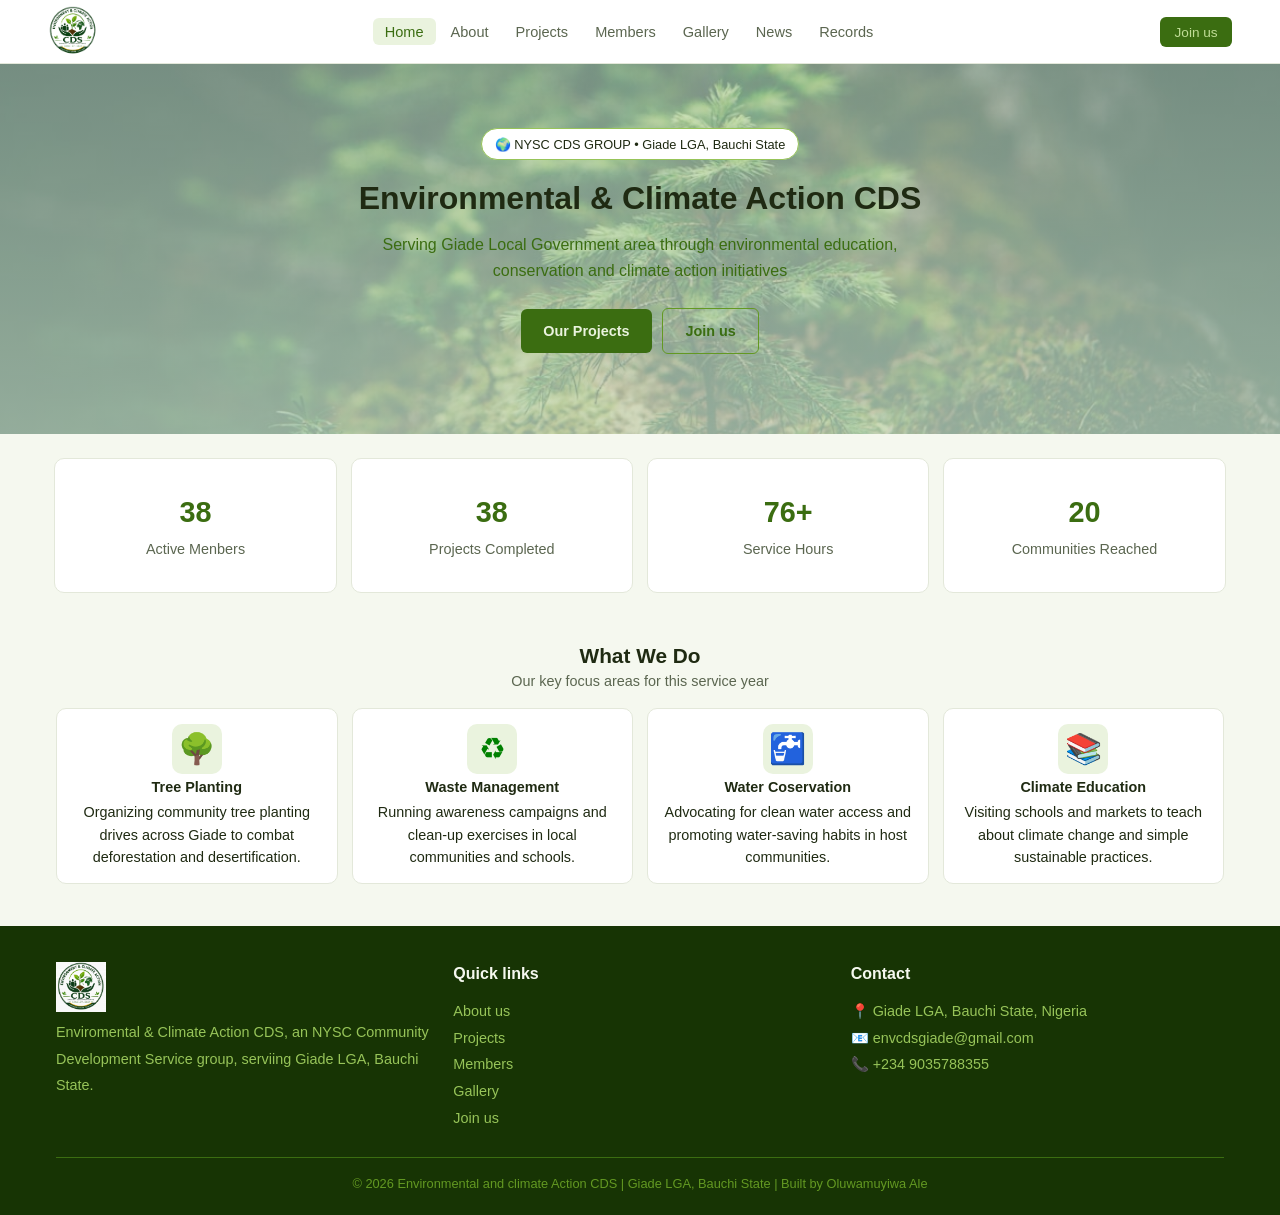
<file: index.html>
<!DOCTYPE html>
<html lang="en">
<head>
    <meta charset="UTF-8">
    <meta name="viewport" content="width=device-width, initial-scale=1.0">
    <meta name="description" content="Official website of the Environmental CDS Group, Giade LGA, Bauchi State. Discover our environmental projects, community service activities, news, members, gallery, and records.">

    <meta property="og:title" content="Environmental CDS Giade | Official Website">
    <meta property="og:description" content="Official website of the Environmental CDS Group, Giade LGA. Explore our projects, members, news, records, and gallery.">
    <meta property="og:image" content="https://env-cds-giade.vercel.app/IMAGES/Logo1.JPG">
    <meta property="og:url" content="https://env-cds-giade.vercel.app/">
    <meta property="og:type" content="website">
    <meta property="og:site_name" content="Environmental CDS Giade">
    <meta property="og:locale" content="en_NG">

    <meta name="twitter:card" content="summary_large_image">
    <meta name="twitter:title" content="Environmental CDS Giade | Official Website">
    <meta name="twitter:description" content="Official website of the Environmental CDS Group, Giade LGA.">
    <meta property="og:image" content="https://env-cds-giade.vercel.app/IMAGES/Logo1.JPG">
    
    <link rel="shortcut icon" href="IMAGES/Logo1.jpg" type="image/x-icon">
    <link rel="stylesheet" href="https://cdnjs.cloudflare.com/ajax/libs/font-awesome/6.4.2/css/all.min.css" integrity="sha512-z3gLpd7yknf1YoNbCzqRKc4qyor8gaKU1qmn+CShxbuBusANI9QpRohGBreCFkKxLhei6S9CQXFEbbKuqLg0DA==" crossorigin="anonymous" referrerpolicy="no-referrer" />
    
    <link rel="stylesheet" href="CSS/header.css">
    <link rel="stylesheet" href="CSS/general.css">
    <link rel="stylesheet" href="CSS/home.css">
    <link rel="stylesheet" href="CSS/footer.css">
    <title>Environmental CDS Giade | Official Website</title>
   
</head>
<body>
    <header>
        <nav class="navbar" >
            <img class="logo" src="IMAGES/Logo.png" alt="">

            <ul class="nav-link-flex">
                <li><a class="nav-link active" href="index.html">Home</a></li>
                <li><a class="nav-link" href="about.html">About</a></li>
                <li><a class="nav-link" href="project.html">Projects</a></li>
                <li><a class="nav-link" href="members.html">Members</a></li>
                <li><a class="nav-link" href="gallery.html">Gallery</a></li>
                <li><a class="nav-link" href="news.html">News</a></li>
                <li><a class="nav-link" href="records.html">Records</a></li>
            </ul>
            <div class="join-button">
                <a href="join-us.html">Join us</a>
            </div>

            <div class="toggle-button">
                <i class="fa solid fa-bars"></i>
            </div>
        </nav>

        <ul class=" dropdown-menu">
            <li class="nav-link active"><a href="index.html">Home</a></li>
            <li class="nav-link"><a  href="about.html">About</a></li>
            <li class="nav-link"><a href="project.html">Projects</a></li>
            <li class="nav-link"><a href="members.html">Members</a></li>
            <li class="nav-link"><a href="gallery.html">Gallery</a></li>
            <li class="nav-link"><a href="news.html">News</a></li>
            <li class="nav-link"><a href="records.html">Records</a></li>
        </ul>
    </header>
    <main>
        <!-- HERO -->
        <section class="hero">
            <div class="hero-badge">
               &#127757 NYSC CDS GROUP &#8226 Giade LGA, Bauchi State
            </div>
            <h1>Environmental & Climate Action CDS</h1>
            <p>
                Serving Giade Local Government area through environmental education, conservation and climate action initiatives
            </p>

            <div class="hero-button" >
                <a href="project.html"><button class="project-button">Our Projects</button></a>

                <a href="join-us.html"><button class="hero-join-button">Join us</button></a>
            </div>
        </section>
        <!-- STATISTICS CARD -->
        <section class=" stat-row">
            <div class="stat-card">
                <div class="stat-num" data-target="48">
                    48
                </div>
                <div class="stat-label">
                    Active Menbers
                </div>
            </div>
            <div class="stat-card">
                <div class="stat-num" data-target="50">
                    50
                </div>
                <div class="stat-label">
                    Projects Completed
                </div>
            </div>
            <div class="stat-card">
                <div class="container">
                    <div class="stat-num" data-target="320">
                        320
                    </div>
                 <span class="plus-sign">&#43</span>
                </div>
                
                <div class="stat-label">
                    Service Hours
                </div>
            </div>
            <div class="stat-card">
                <div class="stat-num" data-target="20">
                    20
                </div>
                <div class="stat-label">
                    Communities Reached
                </div>
            </div>
        </section>
        <section class="activity">
            <!-- <p style="font-size: 50px; color: brown;">  </p> -->
             <div class="activity-heading">
                <h2>What We Do</h2>
                <p>Our key focus areas for this service year</p>
             </div>

             <div class="activity-grid">
                <div class="activity-card">
                    <div class="activity-icon">&#127795</div>
                    <h3>Tree Planting</h3>
                    <p>
                        Organizing community tree planting drives across Giade to combat deforestation and desertification.
                    </p>
                </div>
                <div class="activity-card">
                    <div style="color: green;" class="activity-icon">&#9851</div>
                    <h3>Waste Management</h3>
                    <p>
                        Running awareness campaigns and clean-up exercises in local communities and schools.
                    </p>
                </div>
                <div class="activity-card">
                    <div class="activity-icon">&#128688</div>
                    <h3>Water Coservation</h3>
                    <p>
                        Advocating for clean water access and promoting water-saving habits in host communities.
                    </p>
                </div>
                <div class="activity-card">
                    <div class="activity-icon">&#128218</div>
                    <h3>Climate Education</h3>
                    <p>
                        Visiting schools and markets to teach about climate change and simple sustainable practices.
                    </p>
                </div>
             </div>
        </section>
    </main>
    <footer class="site-footer">
        <div class="footer-grid"> 
            <div class="footer-column">
                <img class="logo" src="IMAGES/Logo1.jpg" alt="">
                <p>
                    Enviromental & Climate Action CDS, an NYSC Community Development Service group, serviing Giade LGA, Bauchi State.
                </p>
            </div>
            <div class="footer-column">
                <h4>Quick links</h4>
                <a class="footer-link" href="about.html">About us</a>
                <a class="footer-link" href="project.html">Projects</a>
                <a class="footer-link" href="members.html">Members</a>
                <a class="footer-link" href="gallery.html">Gallery</a>
                <a class="footer-link" href="join-us.html">Join us</a>
            </div>
            <div class="footer-column">
                <h4>Contact</h4>
                <p>
                    &#128205 Giade LGA, Bauchi State, Nigeria
                </p>
                <p>
                    &#x1f4e7 envcdsgiade@gmail.com
                </p>
                <p>
                    &#128222 +234 9035788355
                </p>
            </div>
        </div>

        <div class="footer-bottom">
            <p>
                &copy 2026 Environmental and climate Action CDS | Giade LGA, Bauchi State | Built by Oluwamuyiwa Ale
            </p>
        </div>
    </footer>
    <script src="JS/script.js"></script>
</body>
</html>
</file>
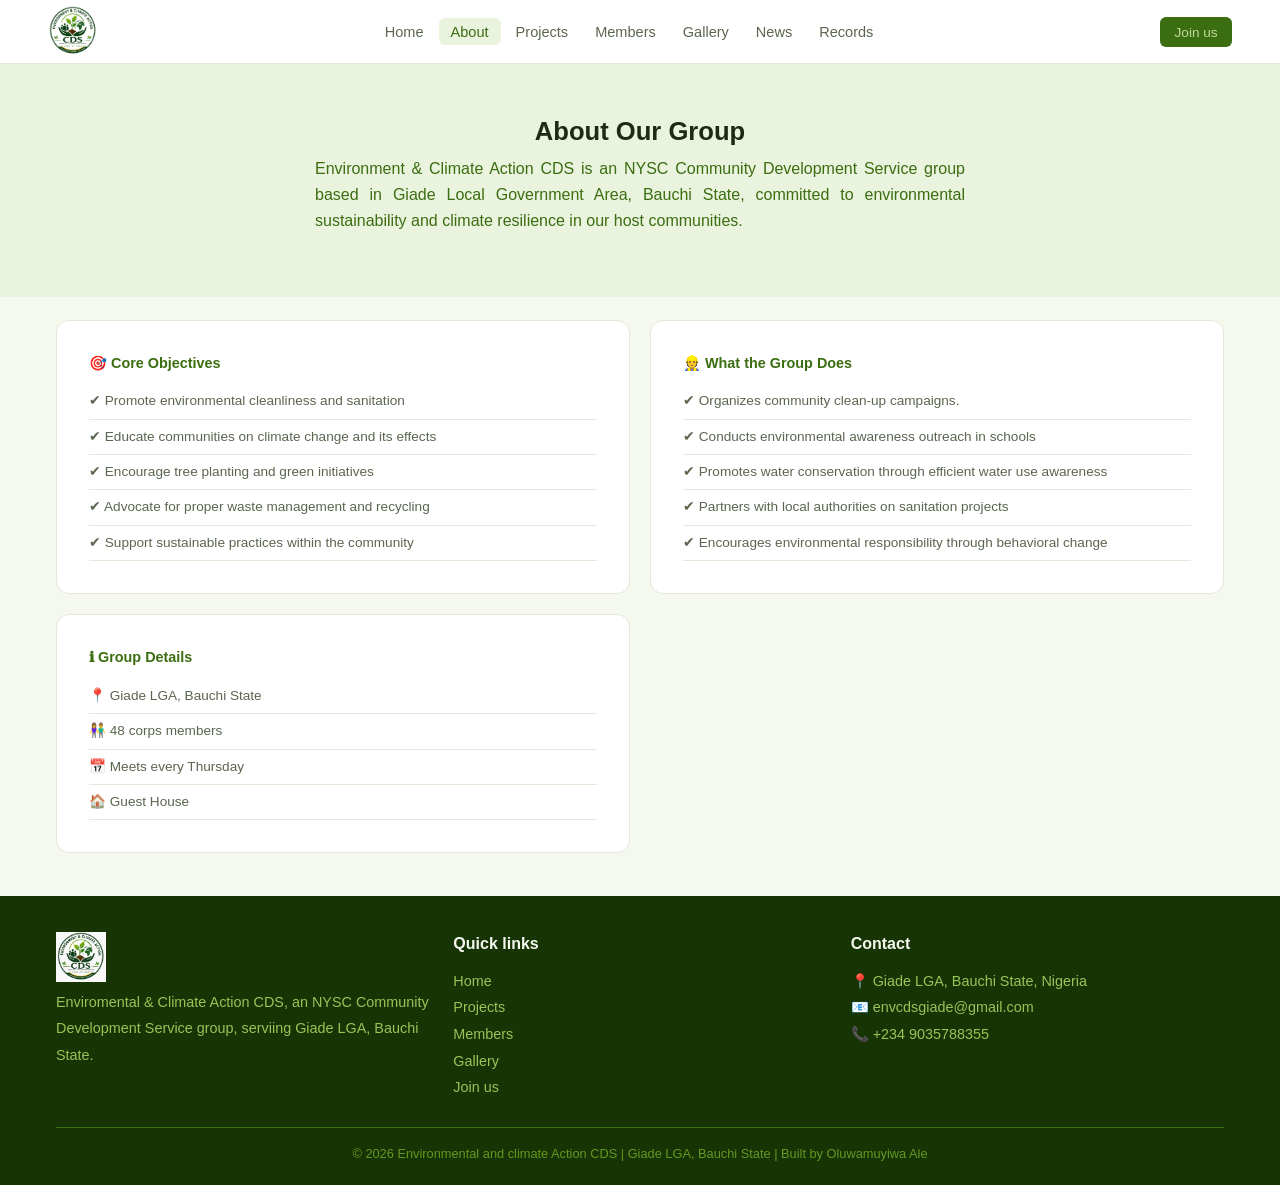
<file: about.html>
<!DOCTYPE html>
<html lang="en">
<head>
    <meta charset="UTF-8">
    <meta name="viewport" content="width=device-width, initial-scale=1.0">
    <meta name="description" content="Learn about the Environmental CDS Group in Giade, our mission, vision, objectives, and commitment to promoting environmental sustainability and community development.">
    <meta property="og:title" content="About Us | Environmental CDS Giade">
    <meta property="og:description" content="Learn about the Environmental CDS Group, Giade, our mission, vision, objectives, and commitment to environmental sustainability and community development.">
    <meta property="og:image" content="https://env-cds-giade.vercel.app/IMAGES/Logo1.JPG">
    <meta property="og:url" content="https://env-cds-giade.vercel.app/about.html">
    <meta property="og:type" content="website">
    <meta property="og:site_name" content="Environmental CDS Giade">
    
    <link rel="shortcut icon" href="IMAGES/Logo1.jpg" type="image/x-icon">
    <link rel="stylesheet" href="https://cdnjs.cloudflare.com/ajax/libs/font-awesome/6.5.0/css/all.min.css">
    <link rel="stylesheet" href="CSS/header.css">
    <link rel="stylesheet" href="CSS/general.css">
    <link rel="stylesheet" href="CSS/footer.css">
    <link rel="stylesheet" href="CSS/about.css">

    <title>About Us | Environmental CDS Giade</title>

   
</head>
<body>
     <header>
        <nav class="navbar">
            <img class="logo" src="IMAGES/Logo.png" alt="">

            <ul class="nav-link-flex">
                <li><a class="nav-link" href="index.html">Home</a></li>
                <li><a class="nav-link active" href="about.html">About</a></li>
                <li><a class="nav-link" href="project.html">Projects</a></li>
                <li><a class="nav-link" href="members.html">Members</a></li>
                <li><a class="nav-link" href="gallery.html">Gallery</a></li>
                <li><a class="nav-link" href="news.html">News</a></li>
                <li><a class="nav-link"  href="records.html">Records</a></li>
            </ul>
            <div class="join-button">
                <a href="join-us.html">Join us</a>
            </div>

            <div class="toggle-button">
                <i class="fa solid fa-bars"></i>
            </div>
        </nav>

        <ul class=" dropdown-menu">
            <li class="nav-link"><a href="index.html">Home</a></li>
            <li class="nav-link active"><a  href="about.html">About</a></li>
            <li class="nav-link"><a href="project.html">Projects</a></li>
            <li class="nav-link"><a href="members.html">Members</a></li>
            <li class="nav-link"><a href="gallery.html">Gallery</a></li>
            <li class="nav-link"><a href="news.html">News</a></li>
            <li class="nav-link"><a href="records.html">Records</a></li>
        </ul>
    </header>
    <main>
        <section class="general-hero">
            <h1>About Our Group</h1>
            <p>
                Environment & Climate Action CDS is an NYSC Community Development Service group based in Giade Local Government Area, Bauchi State, committed to environmental sustainability and climate resilience in our host communities.
            </p>
        </section>

        <section class="info">
            <div class="info-card">
                <h3>&#127919 Core Objectives</h3>
                <ul>
                    <li>
                        &#10004 Promote environmental cleanliness and sanitation
                    </li>
                    <li>
                        &#10004 Educate communities on climate change and its effects
                    </li>
                    <li>
                        &#10004 Encourage tree planting and green initiatives
                    </li>
                    <li>
                        &#10004 Advocate for proper waste management and recycling
                    </li>
                    <li>
                        &#10004 Support sustainable practices within the community
                    </li>
                </ul>
            </div>
            <div class="info-card">
                <h3>&#128119 What the Group Does</h3>
                <ul>
                    <li>
                        &#10004 Organizes community clean-up campaigns.
                    </li>
                    <li>
                        &#10004 Conducts environmental awareness outreach in schools
                    </li>
                    <li>
                        &#10004 Promotes water conservation through efficient water use awareness
                    </li>
                    <li>
                        &#10004 Partners with local authorities on sanitation projects
                    </li>
                    <li>
                        &#10004 Encourages environmental responsibility through behavioral change
                    </li>
                </ul>
            </div>
            <div class="info-card">
                <h3>&#x2139; Group Details</h3>
                <ul>
                    <li>
                        &#128205 Giade LGA, Bauchi State
                    </li>
                    <li>
                        &#128107; 48 corps members
                    </li>
                    <li>
                        &#128197 Meets every Thursday
                    </li>
                    <li>
                        &#127968 Guest House
                    </li>
                </ul>
            </div>
        </section>

        <!-- <section class="team" >
            <h1>Executive Team</h1>
            <p>
                Group leadership for this service year
            </p>
            <div class="team-container">
                <div class="team-card">
                    <img src="../IMAGES/Team1.jpg" alt="">
                    <div class="team-details-container">
                        <div class="team-details">
                            <h4>Oluwamuyiwa Ale</h4>
                            <div class="social-handle">
                                <a href="">
                                    <i class="fa-brands fa-whatsapp"></i>
                                </a>
                                <a href="">
                                    <i class="fa-brands fa-x-twitter"> </i>
                                 </a>
                            </div>
                        </div>
                        <div class="post">
                            President
                        </div>
                    </div>
                </div>

                 <div class="team-card">
                    <img src="../IMAGES/premium_photo-1681140560745-db9be86fa713.jpeg" alt="">
                    <div class="team-details-container">
                        <div class="team-details">
                            <h4>Oluwamuyiwa Ale</h4>
                            <div class="social-handle">
                                <a href="">
                                    <i class="fa-brands fa-whatsapp"></i>
                                </a>
                                <a href="">
                                    <i class="fa-brands fa-x-twitter"> </i>
                                 </a>
                            </div>
                        </div>
                        <div class="post">
                            President
                        </div>
                    </div>
                </div>

                 <div class="team-card">
                    <img src="../IMAGES/premium_photo-1681140560624-dc6ad807f7bc.jpeg" alt="">
                    <div class="team-details-container">
                        <div class="team-details">
                            <h4>Oluwamuyiwa Ale</h4>
                            <div class="social-handle">
                                <a href="">
                                    <i class="fa-brands fa-whatsapp"></i>
                                </a>
                                <a href="">
                                    <i class="fa-brands fa-x-twitter"> </i>
                                 </a>
                            </div>
                        </div>
                        <div class="post">
                            President
                        </div>
                    </div>
                </div>
            </div>
        </section> -->
    </main>      

    <footer class="site-footer">
        <div class="footer-grid"> 
            <div class="footer-column">
                <img class="logo" src="IMAGES/Logo1.jpg" alt="">
                <p>
                    Enviromental & Climate Action CDS, an NYSC Community Development Service group, serviing Giade LGA, Bauchi State.
                </p>
            </div>
            <div class="footer-column">
                <h4>Quick links</h4>
                <a class="footer-link" href="home.html">Home</a>
                <a class="footer-link" href="project.html">Projects</a>
                <a class="footer-link" href="members.html">Members</a>
                <a class="footer-link" href="gallery.html">Gallery</a>
                <a class="footer-link" href="join-us.html">Join us</a>
            </div>
            <div class="footer-column">
                <h4>Contact</h4>
                <p>
                    &#128205 Giade LGA, Bauchi State, Nigeria
                </p>
                <p>
                    &#x1f4e7 envcdsgiade@gmail.com
                </p>
                <p>
                    &#128222 +234 9035788355
                </p>
            </div>
        </div>

        <div class="footer-bottom">
            <p>
                &copy 2026 Environmental and climate Action CDS | Giade LGA, Bauchi State | Built by Oluwamuyiwa Ale
            </p>
        </div>
    </footer>

    <script src="JS/script.js"></script>
</body>
</html>
</file>
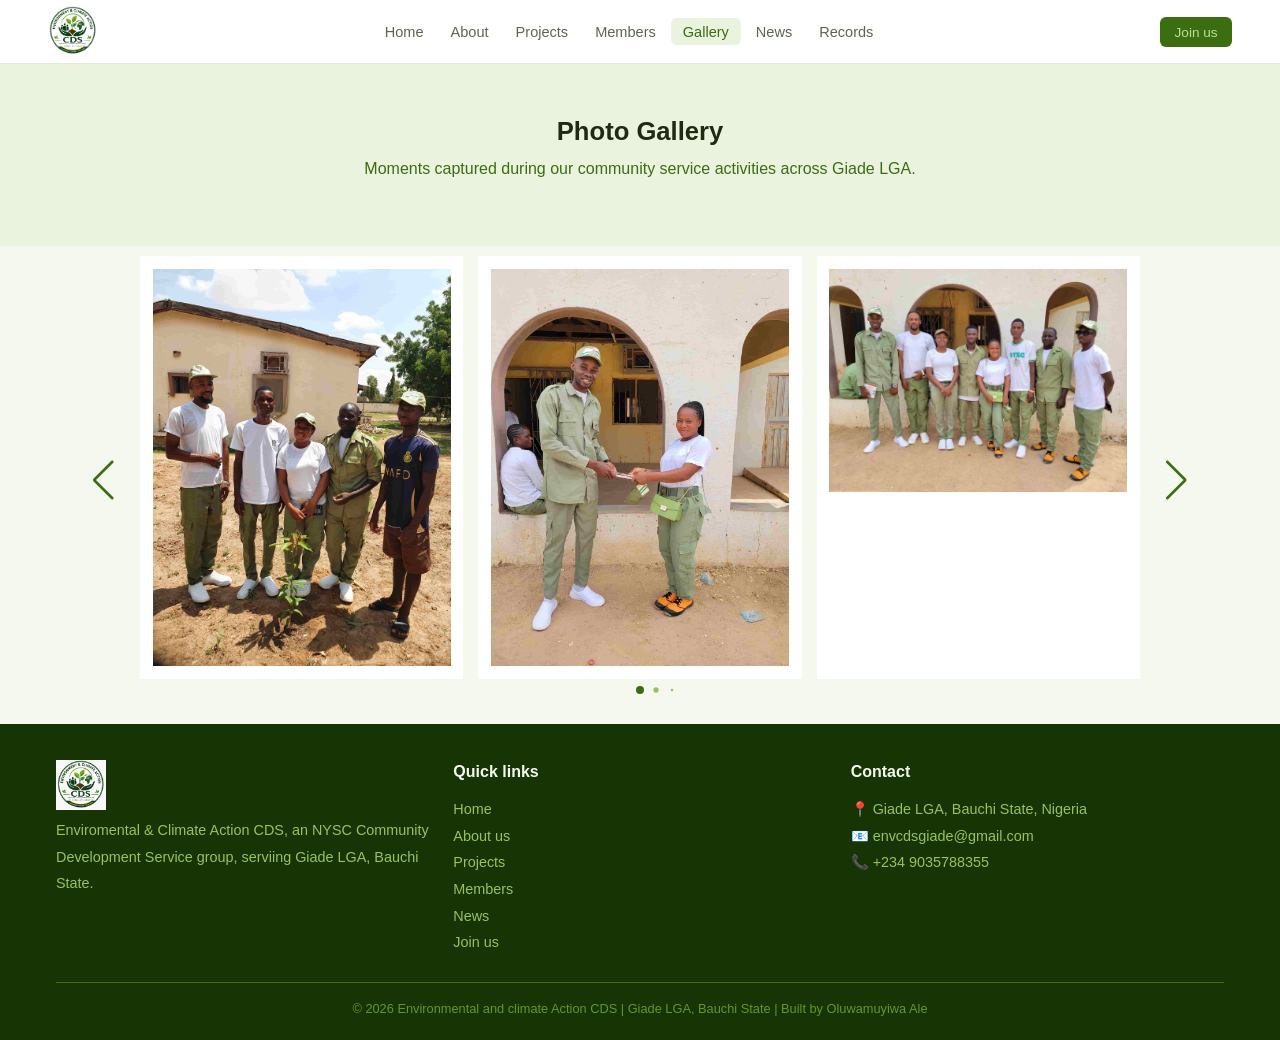
<file: gallery.html>
<!DOCTYPE html>
<html lang="en">
<head>
    <meta charset="UTF-8">
    <meta name="viewport" content="width=device-width, initial-scale=1.0">
    <meta name="description" content="Browse photos of Environmental CDS Giade activities, environmental sanitation exercises, tree planting, awareness campaigns, and community service projects.">
    <meta property="og:title" content="Gallery | Environmental CDS Giade">
    <meta property="og:description" content="Browse photos of Environmental CDS Giade activities, including environmental sanitation, community service, tree planting, and awareness campaigns.">
    <meta property="og:image" content="https://env-cds-giade.vercel.app/IMAGES/Logo1.JPG">
    <meta property="og:url" content="https://env-cds-giade.vercel.app/gallery.html">
    <meta property="og:type" content="website">
    <meta property="og:site_name" content="Environmental CDS Giade">

    <link rel="shortcut icon" href="IMAGES/Logo1.jpg" type="image/x-icon">
    <link rel="stylesheet" href="https://cdnjs.cloudflare.com/ajax/libs/font-awesome/6.5.0/css/all.min.css">

    <!-- SWIPER CSS -->
     <link rel="stylesheet" href="CSS/cdn.jsdelivr.net_npm_swiper@8.1.6_swiper-bundle.min.css">

    <link rel="stylesheet" href="CSS/header.css">
    <link rel="stylesheet" href="CSS/general.css">
    <link rel="stylesheet" href="CSS/footer.css">
    <link rel="stylesheet" href="CSS/gallery.css">

    <title>Gallery | Environmental CDS Giade</title>

</head>
<body>
    <header>
        <nav class="navbar">
            <img class="logo" src="IMAGES/Logo.png" alt="">

            <ul class="nav-link-flex">
                <li><a class="nav-link" href="index.html">Home</a></li>
                <li><a class="nav-link" href="about.html">About</a></li>
                <li><a class="nav-link" href="project.html">Projects</a></li>
                <li><a class="nav-link" href="members.html">Members</a></li>
                <li><a class="nav-link active" href="gallery.html">Gallery</a></li>
                <li><a class="nav-link" href="news.html">News</a></li>
                <li><a class="nav-link"  href="records.html">Records</a></li>
            </ul>
            <div class="join-button">
                <a href="join-us.html">Join us</a>
            </div>

            <div class="toggle-button">
                <i class="fa solid fa-bars"></i>
            </div>
        </nav>

        <ul class=" dropdown-menu">
            <li class="nav-link"><a href="index.html">Home</a></li>
            <li class="nav-link"><a  href="about.html">About</a></li>
            <li class="nav-link"><a href="project.html">Projects</a></li>
            <li class="nav-link"><a href="members.html">Members</a></li>
            <li class="nav-link active"><a href="gallery.html">Gallery</a></li>
            <li class="nav-link"><a href="news.html">News</a></li>
            <li class="nav-link"><a href="records.html">Records</a></li>
        </ul>
    </header>
    <section class="general-hero">
        <h1>Photo Gallery</h1>
        <p style="text-align: center;">
            Moments captured during our community service activities across Giade LGA.
        </p>
    </section>
    <section class="photo-gallery-section">
        <div class="slide-container swiper">
            <div class="photo-gallery">
                <div class="photo-gallery-container swiper-wrapper">

                </div>
            </div>
            <div class="swiper-button-next swiper-navButton gallery-next"></div>
                <div class="swiper-button-prev swiper-navButton gallery-prev"></div>
                <div class="swiper-pagination gallery-pagination"></div>
        </div>
    </section>

    <footer class="site-footer">
        <div class="footer-grid"> 
            <div class="footer-column">
                <img class="logo" src="IMAGES/Logo1.jpg" alt="">
                <p>
                    Enviromental & Climate Action CDS, an NYSC Community Development Service group, serviing Giade LGA, Bauchi State.
                </p>
            </div>
            <div class="footer-column">
                <h4>Quick links</h4>
                <a class="footer-link" href="index.html">Home</a>
                <a class="footer-link" href="about.html">About us</a>
                <a class="footer-link" href="project.html">Projects</a>
                <a class="footer-link" href="members.html">Members</a>
                <a class="footer-link" href="news.html">News</a>
                <a class="footer-link" href="join-us.html">Join us</a>
            </div>
            <div class="footer-column">
                <h4>Contact</h4>
                <p>
                    &#128205 Giade LGA, Bauchi State, Nigeria
                </p>
                <p>
                    &#x1f4e7 envcdsgiade@gmail.com
                </p>
                <p>
                    &#128222 +234 9035788355
                </p>
            </div>
        </div>

        <div class="footer-bottom">
            <p>
                &copy 2026 Environmental and climate Action CDS | Giade LGA, Bauchi State | Built by Oluwamuyiwa Ale
            </p>
        </div>
    </footer>
    <!--SWIPER JS   -->
    <script src="JS/cdn.jsdelivr.net_npm_swiper@8.1.6_swiper-bundle.min.js"></script>

    <!-- JS -->
     <script src="JS/gallery.js"></script>
     <script src="JS/swiper.js"></script>
     <script src="JS/script.js"></script>
</body>
</html>
</file>
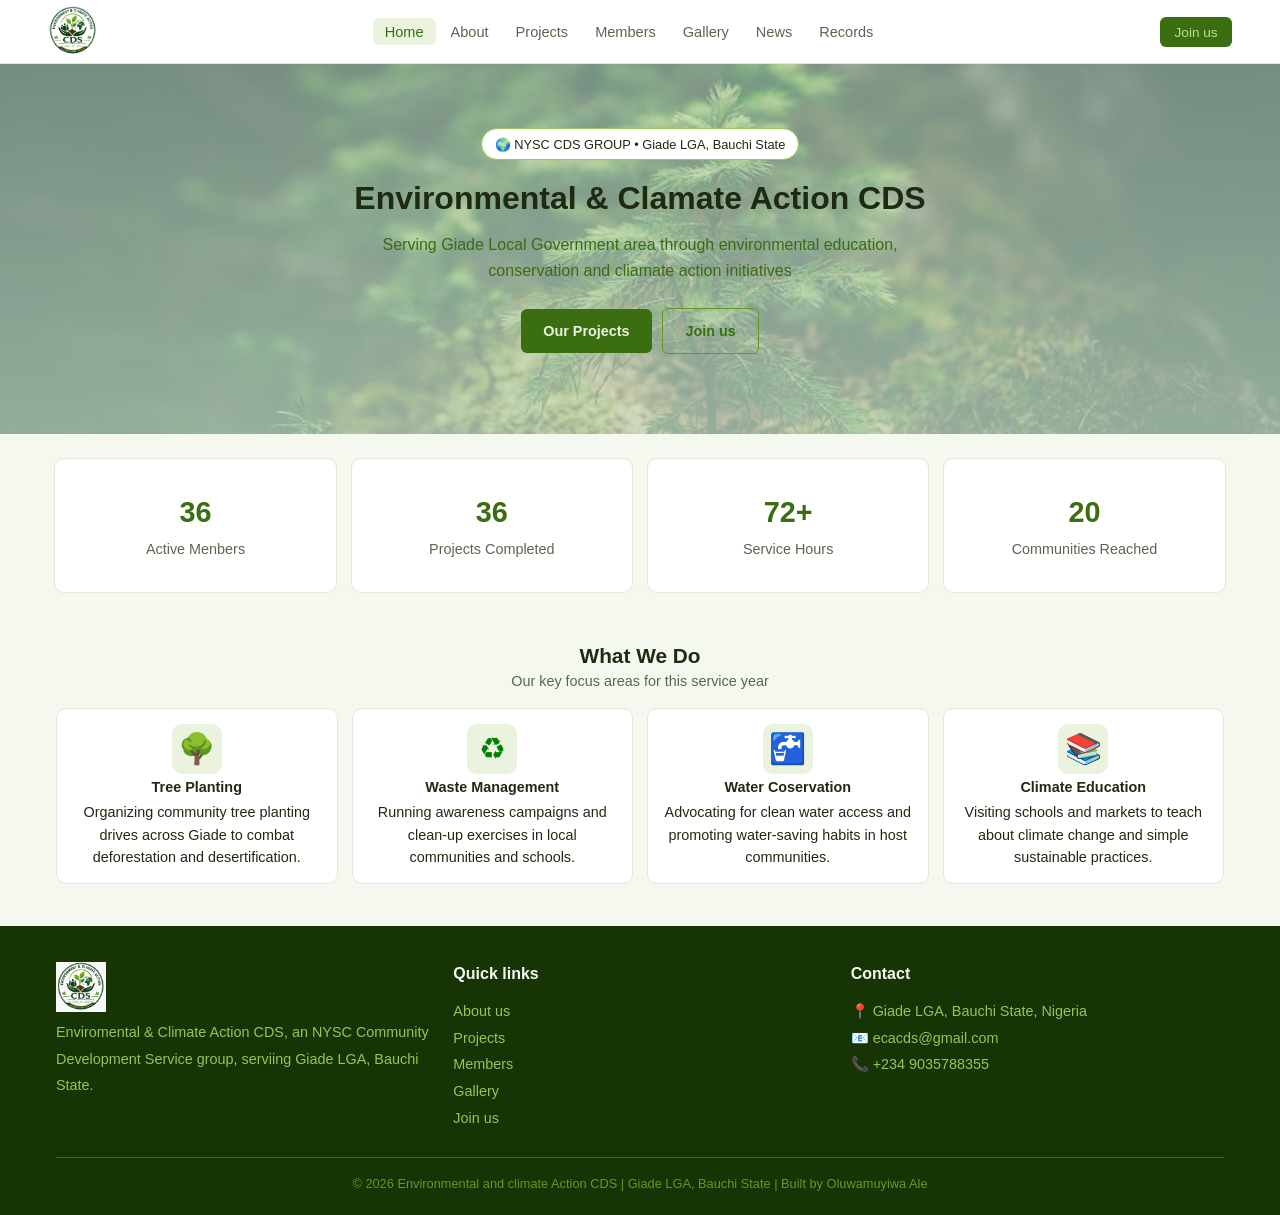
<file: home.html>
<!DOCTYPE html>
<html lang="en">
<head>
    <meta charset="UTF-8">
    <meta name="viewport" content="width=device-width, initial-scale=1.0">
     <link rel="stylesheet" href="https://cdnjs.cloudflare.com/ajax/libs/font-awesome/6.4.2/css/all.min.css" integrity="sha512-z3gLpd7yknf1YoNbCzqRKc4qyor8gaKU1qmn+CShxbuBusANI9QpRohGBreCFkKxLhei6S9CQXFEbbKuqLg0DA==" crossorigin="anonymous" referrerpolicy="no-referrer" />

    <link rel="stylesheet" href="CSS/header.css">
    <link rel="stylesheet" href="CSS/general.css">
    <link rel="stylesheet" href="CSS/home.css">
    <link rel="stylesheet" href="CSS/footer.css">
    <title>Home</title>
</head>
<body>
    <header>
        <nav class="navbar">
            <img class="logo" src="IMAGES/Logo.png" alt="">

            <ul class="nav-link-flex">
                <li><a class="nav-link active" href="home.html">Home</a></li>
                <li><a class="nav-link" href="about.html">About</a></li>
                <li><a class="nav-link" href="project.html">Projects</a></li>
                <li><a class="nav-link" href="members.html">Members</a></li>
                <li><a class="nav-link" href="gallery.html">Gallery</a></li>
                <li><a class="nav-link" href="news.html">News</a></li>
                <li><a class="nav-link" href="records.html">Records</a></li>
            </ul>
            <div class="join-button">
                <a href="join-us.html">Join us</a>
            </div>

            <div class="toggle-button">
                <i class="fa solid fa-bars"></i>
            </div>
        </nav>

        <ul class=" dropdown-menu">
            <li class="nav-link active"><a href="home.html">Home</a></li>
            <li class="nav-link"><a  href="about.html">About</a></li>
            <li class="nav-link"><a href="project.html">Projects</a></li>
            <li class="nav-link"><a href="members.html">Members</a></li>
            <li class="nav-link"><a href="gallery.html">Gallery</a></li>
            <li class="nav-link"><a href="news.html">News</a></li>
            <li class="nav-link"><a href="records.html">Records</a></li>
        </ul>
    </header>
    <main>
        <!-- HERO -->
        <section class="hero">
            <div class="hero-badge">
               &#127757 NYSC CDS GROUP &#8226 Giade LGA, Bauchi State
            </div>
            <h1>Environmental & Clamate Action CDS</h1>
            <p>
                Serving Giade Local Government area through environmental education, conservation and cliamate action initiatives
            </p>

            <div class="hero-button" >
                <a href="project.html"><button class="project-button">Our Projects</button></a>

                <a href="join-us.html"><button class="hero-join-button">Join us</button></a>
            </div>
        </section>
        <!-- STATISTICS CARD -->
        <section class=" stat-row">
            <div class="stat-card">
                <div class="stat-num" data-target="48">
                    48
                </div>
                <div class="stat-label">
                    Active Menbers
                </div>
            </div>
            <div class="stat-card">
                <div class="stat-num" data-target="50">
                    50
                </div>
                <div class="stat-label">
                    Projects Completed
                </div>
            </div>
            <div class="stat-card">
                <div class="container">
                    <div class="stat-num" data-target="320">
                        320
                    </div>
                 <span class="plus-sign">&#43</span>
                </div>
                
                <div class="stat-label">
                    Service Hours
                </div>
            </div>
            <div class="stat-card">
                <div class="stat-num" data-target="20">
                    20
                </div>
                <div class="stat-label">
                    Communities Reached
                </div>
            </div>
        </section>
        <section class="activity">
            <!-- <p style="font-size: 50px; color: brown;">  </p> -->
             <div class="activity-heading">
                <h2>What We Do</h2>
                <p>Our key focus areas for this service year</p>
             </div>

             <div class="activity-grid">
                <div class="activity-card">
                    <div class="activity-icon">&#127795</div>
                    <h3>Tree Planting</h3>
                    <p>
                        Organizing community tree planting drives across Giade to combat deforestation and desertification.
                    </p>
                </div>
                <div class="activity-card">
                    <div style="color: green;" class="activity-icon">&#9851</div>
                    <h3>Waste Management</h3>
                    <p>
                        Running awareness campaigns and clean-up exercises in local communities and schools.
                    </p>
                </div>
                <div class="activity-card">
                    <div class="activity-icon">&#128688</div>
                    <h3>Water Coservation</h3>
                    <p>
                        Advocating for clean water access and promoting water-saving habits in host communities.
                    </p>
                </div>
                <div class="activity-card">
                    <div class="activity-icon">&#128218</div>
                    <h3>Climate Education</h3>
                    <p>
                        Visiting schools and markets to teach about climate change and simple sustainable practices.
                    </p>
                </div>
             </div>
        </section>
    </main>
    <footer class="site-footer">
        <div class="footer-grid"> 
            <div class="footer-column">
                <img class="logo" src="IMAGES/Logo1.jpg" alt="">
                <p>
                    Enviromental & Climate Action CDS, an NYSC Community Development Service group, serviing Giade LGA, Bauchi State.
                </p>
            </div>
            <div class="footer-column">
                <h4>Quick links</h4>
                <a class="footer-link" href="about.html">About us</a>
                <a class="footer-link" href="project.html">Projects</a>
                <a class="footer-link" href="members.html">Members</a>
                <a class="footer-link" href="gallery.html">Gallery</a>
                <a class="footer-link" href="join-us.html">Join us</a>
            </div>
            <div class="footer-column">
                <h4>Contact</h4>
                <p>
                    &#128205 Giade LGA, Bauchi State, Nigeria
                </p>
                <p>
                    &#x1f4e7 ecacds@gmail.com
                </p>
                <p>
                    &#128222 +234 9035788355
                </p>
            </div>
        </div>

        <div class="footer-bottom">
            <p>
                &copy 2026 Environmental and climate Action CDS | Giade LGA, Bauchi State | Built by Oluwamuyiwa Ale
            </p>
        </div>
    </footer>
    <script src="JS/script.js"></script>
</body>
</html>
</file>
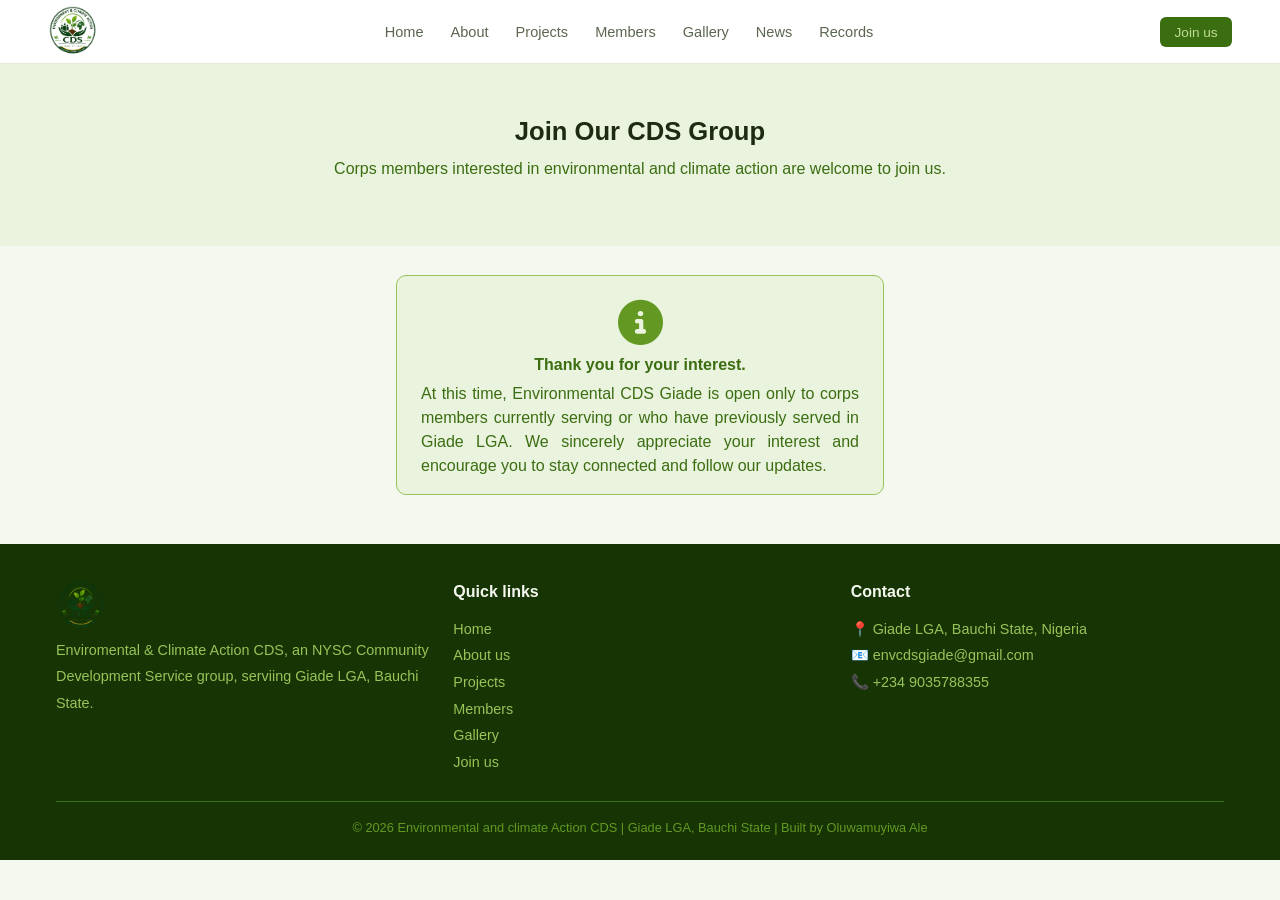
<file: join-us-notice.html>
<!DOCTYPE html>
<html lang="en">
<head>
    <meta charset="UTF-8">
    <meta name="viewport" content="width=device-width, initial-scale=1.0">
    <meta name="description" content="Important information and guidelines for applicants registering to join the Environmental CDS Group, Giade.">

    <link rel="shortcut icon" href="IMAGES/Logo1.jpg" type="image/x-icon">
    <link rel="stylesheet" href="https://cdnjs.cloudflare.com/ajax/libs/font-awesome/6.4.2/css/all.min.css" integrity="sha512-z3gLpd7yknf1YoNbCzqRKc4qyor8gaKU1qmn+CShxbuBusANI9QpRohGBreCFkKxLhei6S9CQXFEbbKuqLg0DA==" crossorigin="anonymous" referrerpolicy="no-referrer" />

    <link rel="stylesheet" href="CSS/header.css">
    <link rel="stylesheet" href="CSS/general.css">
    <link rel="stylesheet" href="CSS/footer.css">
    <link rel="stylesheet" href="CSS/join-us-message.css">

    <title>Registration Notice | Environmental CDS Giade</title>
   
</head>
<body>
    <header>
        <nav class="navbar">
            <img class="logo" src="IMAGES/Logo.png" alt="">

            <ul class="nav-link-flex">
                <li><a class="nav-link" href="index.html">Home</a></li>
                <li><a class="nav-link" href="about.html">About</a></li>
                <li><a class="nav-link" href="project.html">Projects</a></li>
                <li><a class="nav-link" href="members.html">Members</a></li>
                <li><a class="nav-link" href="gallery.html">Gallery</a></li>
                <li><a class="nav-link" href="news.html">News</a></li>
                <li><a class="nav-link" href="records.html">Records</a></li>
            </ul>
            <div class="join-button">
                <a href="join-us.html">Join us</a>
            </div>

            <div class="toggle-button">
                <i class="fa solid fa-bars"></i>
            </div>
        </nav>

        <ul class=" dropdown-menu">
            <li class="nav-link"><a href="index.html">Home</a></li>
            <li class="nav-link"><a  href="about.html">About</a></li>
            <li class="nav-link"><a href="project.html">Projects</a></li>
            <li class="nav-link"><a href="members.html">Members</a></li>
            <li class="nav-link"><a href="gallery.html">Gallery</a></li>
            <li class="nav-link"><a href="news.html">News</a></li>
            <li class="nav-link"><a href="records.html">Records</a></li>
        </ul>
    </header>

    <section class="general-hero">
        <h1>Join Our CDS Group</h1>
        <p style="text-align: center;">
            Corps members interested in environmental and climate action are welcome to join us.
        </p>
    </section>

    <section class="join-us-section">
        <div class="message">
            <div>
                <i class="fa-solid fa-circle-info"></i>
                 <p style="text-align:center; font-weight: 600; margin-bottom: 5px;">
                   Thank you for your interest.
                </p>
                <p style="text-align: justify;">
                    At this time, Environmental CDS Giade is open only to corps members currently serving or who have previously served in Giade LGA. We sincerely appreciate your interest and encourage you to stay connected and follow our updates.
                </p>
            </div>
        </div>
    </section>

     <footer class="site-footer">
        <div class="footer-grid"> 
            <div class="footer-column">
                <img class="logo" src="IMAGES/Logo.png" alt="">
                <p>
                    Enviromental & Climate Action CDS, an NYSC Community Development Service group, serviing Giade LGA, Bauchi State.
                </p>
            </div>
            <div class="footer-column">
                <h4>Quick links</h4>
                <a class="footer-link" href="index.html">Home</a>
                <a class="footer-link" href="about.html">About us</a>
                <a class="footer-link" href="project.html">Projects</a>
                <a class="footer-link" href="members.html">Members</a>
                <a class="footer-link" href="gallery.html">Gallery</a>
                <a class="footer-link" href="join-us.html">Join us</a>
            </div>
            <div class="footer-column">
                <h4>Contact</h4>
                <p>
                    &#128205 Giade LGA, Bauchi State, Nigeria
                </p>
                <p>
                    &#x1f4e7 envcdsgiade@gmail.com
                </p>
                <p>
                    &#128222 +234 9035788355
                </p>
            </div>
        </div>

        <div class="footer-bottom">
            <p>
                &copy 2026 Environmental and climate Action CDS | Giade LGA, Bauchi State | Built by Oluwamuyiwa Ale
            </p>
        </div>
    </footer>
    <script src="JS/script.js"></script>
</body>
</html>
</file>
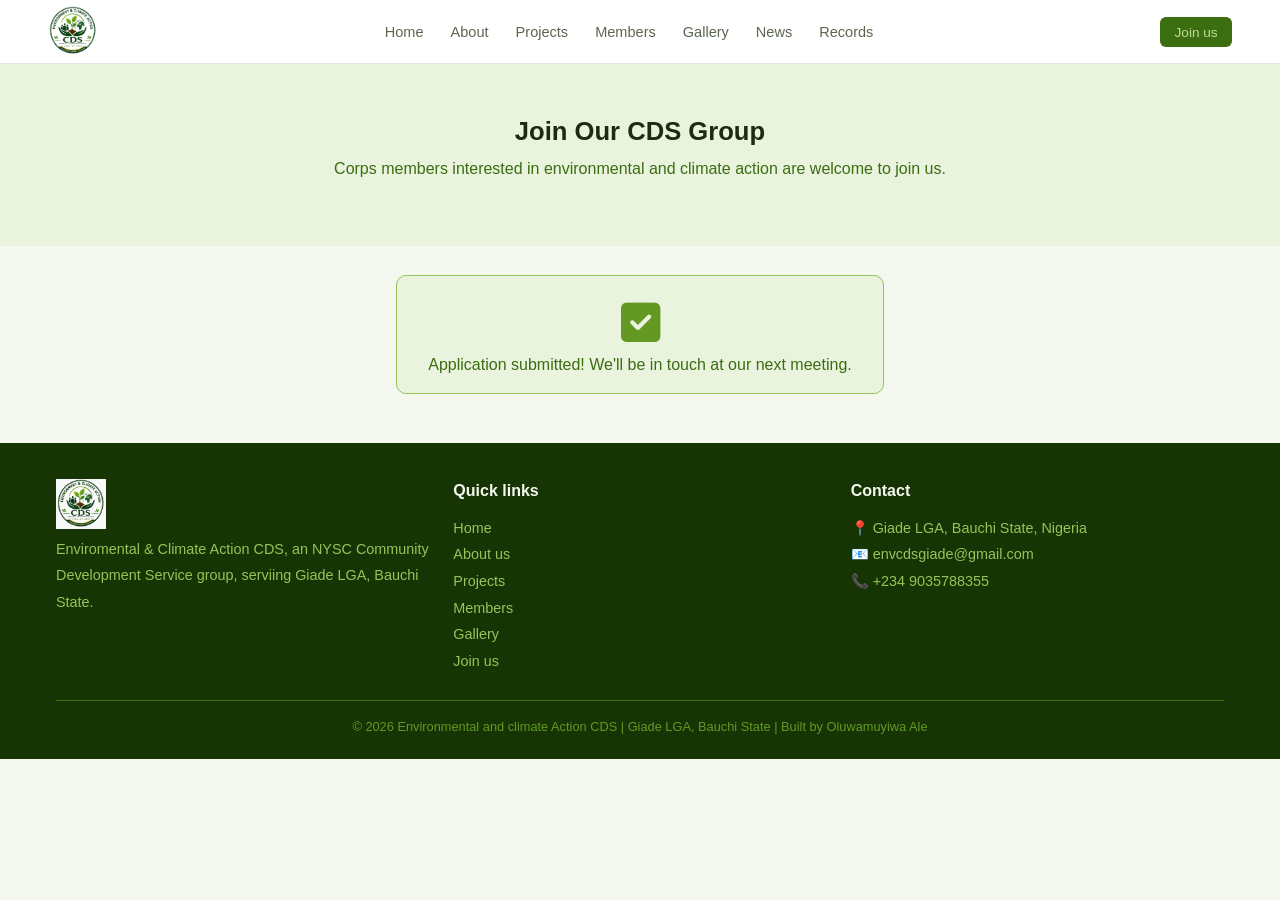
<file: join-us-successful.html>
<!DOCTYPE html>
<html lang="en">
<head>
    <meta charset="UTF-8">
    <meta name="viewport" content="width=device-width, initial-scale=1.0">
    <meta name="description" content="Your registration has been received successfully. Thank you for joining the Environmental CDS Group, Giade.">

    <link rel="shortcut icon" href="IMAGES/Logo1.jpg" type="image/x-icon">
    <link rel="stylesheet" href="https://cdnjs.cloudflare.com/ajax/libs/font-awesome/6.4.2/css/all.min.css" integrity="sha512-z3gLpd7yknf1YoNbCzqRKc4qyor8gaKU1qmn+CShxbuBusANI9QpRohGBreCFkKxLhei6S9CQXFEbbKuqLg0DA==" crossorigin="anonymous" referrerpolicy="no-referrer" />

    <link rel="stylesheet" href="CSS/header.css">
    <link rel="stylesheet" href="CSS/general.css">
    <link rel="stylesheet" href="CSS/footer.css">
    <link rel="stylesheet" href="CSS/join-us-message.css">
    <title>Registration Successful | Environmental CDS Giade</title>
   
</head>
<body>
    <header>
        <nav class="navbar">
            <img class="logo" src="IMAGES/Logo.png" alt="">

            <ul class="nav-link-flex">
                <li><a class="nav-link" href="index.html">Home</a></li>
                <li><a class="nav-link" href="about.html">About</a></li>
                <li><a class="nav-link" href="project.html">Projects</a></li>
                <li><a class="nav-link" href="members.html">Members</a></li>
                <li><a class="nav-link" href="gallery.html">Gallery</a></li>
                <li><a class="nav-link" href="news.html">News</a></li>
                <li><a class="nav-link"  href="records.html">Records</a></li>
            </ul>
            <div class="join-button">
                <a href="join-us.html">Join us</a>
            </div>

            <div class="toggle-button">
                <i class="fa solid fa-bars"></i>
            </div>
        </nav>

        <ul class=" dropdown-menu">
            <li class="nav-link"><a href="index.html">Home</a></li>
            <li class="nav-link"><a  href="about.html">About</a></li>
            <li class="nav-link"><a href="project.html">Projects</a></li>
            <li class="nav-link"><a href="members.html">Members</a></li>
            <li class="nav-link"><a href="gallery.html">Gallery</a></li>
            <li class="nav-link"><a href="news.html">News</a></li>
            <li class="nav-link"><a href="records.html">Records</a></li>
        </ul>
    </header>

    <section class="general-hero">
        <h1>Join Our CDS Group</h1>
        <p style="text-align: center;">
            Corps members interested in environmental and climate action are welcome to join us.
        </p>
    </section>

    <section class="join-us-section">
        <div class="message">
            <div>
                <i class="fa-solid fa-square-check"></i>
                 <p>
                    Application submitted! We'll be in touch at our next meeting.
                </p>
            </div>
        </div>
    </section>

     <footer class="site-footer">
        <div class="footer-grid"> 
            <div class="footer-column">
                <img class="logo" src="../IMAGES/Logo1.jpg" alt="">
                <p>
                    Enviromental & Climate Action CDS, an NYSC Community Development Service group, serviing Giade LGA, Bauchi State.
                </p>
            </div>
            <div class="footer-column">
                <h4>Quick links</h4>
                 <a class="footer-link" href="index.html">Home</a>
                <a class="footer-link" href="about.html">About us</a>
                <a class="footer-link" href="project.html">Projects</a>
                <a class="footer-link" href="members.html">Members</a>
                <a class="footer-link" href="gallery.html">Gallery</a>
                <a class="footer-link" href="join-us.html">Join us</a>
            </div>
            <div class="footer-column">
                <h4>Contact</h4>
                <p>
                    &#128205 Giade LGA, Bauchi State, Nigeria
                </p>
                <p>
                    &#x1f4e7 envcdsgiade@gmail.com
                </p>
                <p>
                    &#128222 +234 9035788355
                </p>
            </div>
        </div>

        <div class="footer-bottom">
            <p>
                &copy 2026 Environmental and climate Action CDS | Giade LGA, Bauchi State | Built by Oluwamuyiwa Ale
            </p>
        </div>
    </footer>
    <script src="JS/script.js"></script>
</body>
</html>
</file>
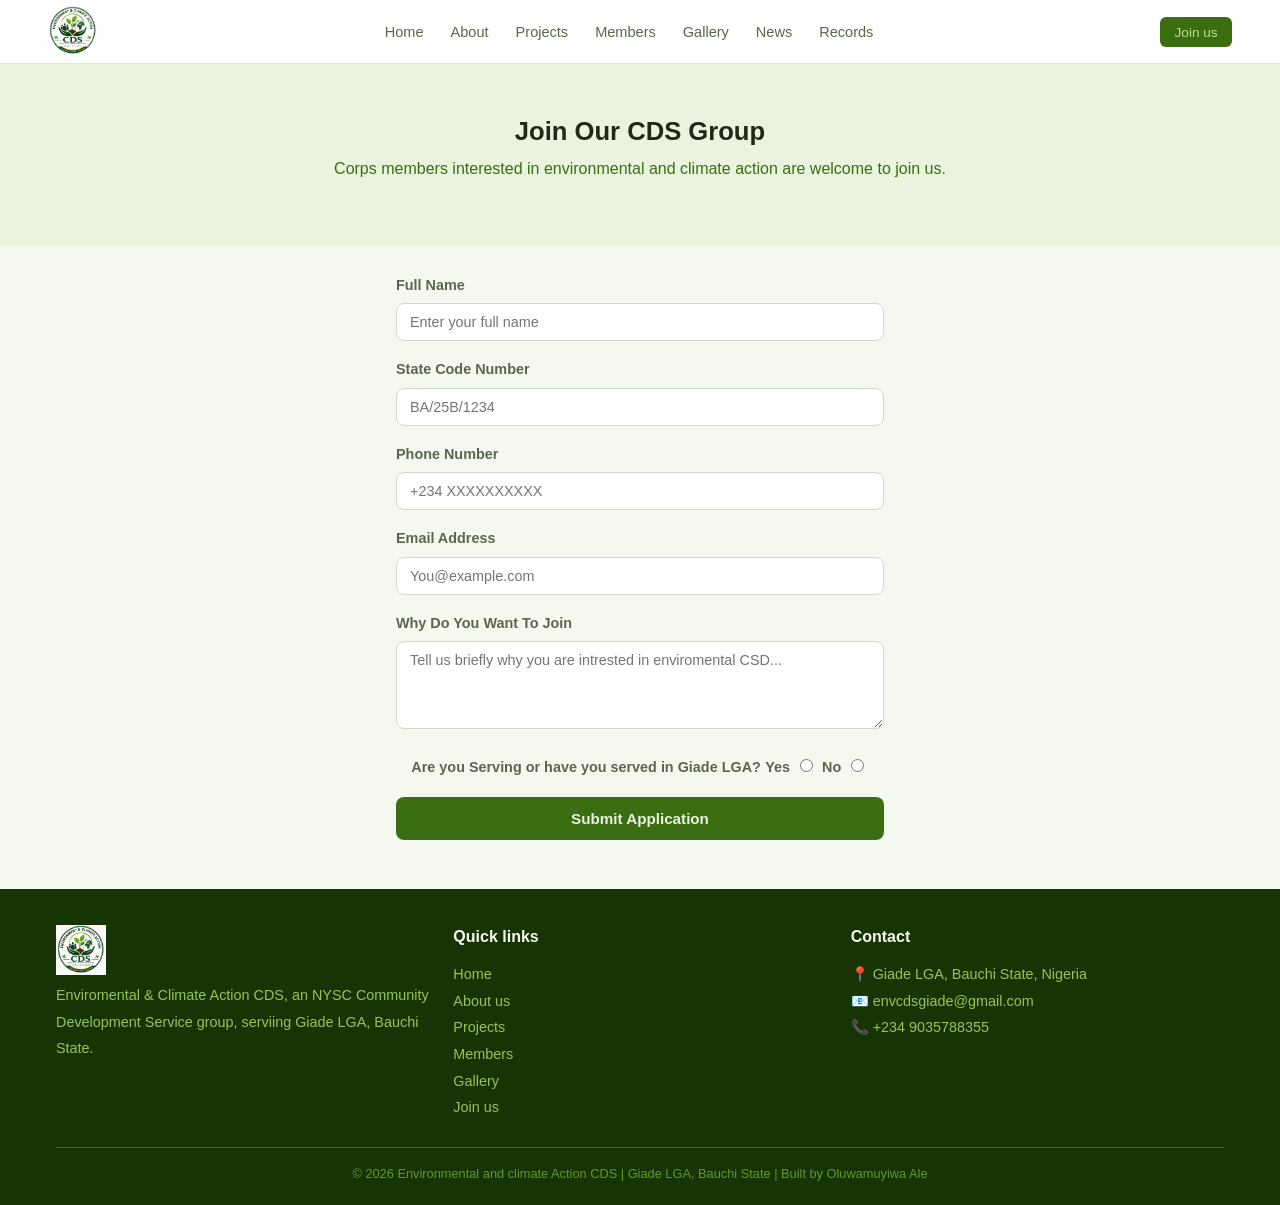
<file: join-us.html>
<!DOCTYPE html>
<html lang="en">
<head>
    <meta charset="UTF-8">
    <meta name="viewport" content="width=device-width, initial-scale=1.0">
    <meta name="description" content="Become a member of the Environmental CDS Group in Giade. Register to participate in environmental projects, community service, and sustainability initiatives.">
    <meta property="og:title" content="Join Us | Environmental CDS Giade">
    <meta property="og:description" content="Join the Environmental CDS Group, Giade. Register to participate in environmental sustainability projects, community service, and development initiatives.">
    <meta property="og:image" content="https://env-cds-giade.vercel.app/IMAGES/Logo1.JPG">
    <meta property="og:url" content="https://env-cds-giade.vercel.app/join-us.html">
    <meta property="og:type" content="website">
    <meta property="og:site_name" content="Environmental CDS Giade">

    <meta name="twitter:card" content="summary_large_image">
    <meta name="twitter:title" content="Join Us | Environmental CDS Giade">
    <meta name="twitter:description" content="Join the Environmental CDS Group, Giade and be part of environmental sustainability and community development initiatives.">
    <meta name="twitter:image" content="https://env-cds-giade.vercel.app/IMAGES/Logo1.JPG">
    
    <link rel="shortcut icon" href="IMAGES/Logo1.jpg" type="image/x-icon">
    <link rel="stylesheet" href="https://cdnjs.cloudflare.com/ajax/libs/font-awesome/6.4.2/css/all.min.css" integrity="sha512-z3gLpd7yknf1YoNbCzqRKc4qyor8gaKU1qmn+CShxbuBusANI9QpRohGBreCFkKxLhei6S9CQXFEbbKuqLg0DA==" crossorigin="anonymous" referrerpolicy="no-referrer" />

    <link rel="stylesheet" href="CSS/header.css">
    <link rel="stylesheet" href="CSS/general.css">
    <link rel="stylesheet" href="CSS/footer.css">
    <link rel="stylesheet" href="CSS/join-us.css">

    <title>Join Us | Environmental CDS Giade</title>
</head>
<body>
    <header>
        <nav class="navbar">
            <img class="logo" src="IMAGES/Logo.png" alt="">

            <ul class="nav-link-flex">
                <li><a class="nav-link" href="index.html">Home</a></li>
                <li><a class="nav-link" href="about.html">About</a></li>
                <li><a class="nav-link" href="project.html">Projects</a></li>
                <li><a class="nav-link" href="members.html">Members</a></li>
                <li><a class="nav-link" href="gallery.html">Gallery</a></li>
                <li><a class="nav-link" href="news.html">News</a></li>
                <li><a class="nav-link"  href="records.html">Records</a></li>
            </ul>
            <div class="join-button">
                <a href="join-us.html">Join us</a>
            </div>

            <div class="toggle-button">
                <i class="fa solid fa-bars"></i>
            </div>
        </nav>

        <ul class=" dropdown-menu">
            <li class="nav-link"><a href="index.html">Home</a></li>
            <li class="nav-link"><a  href="about.html">About</a></li>
            <li class="nav-link"><a href="project.html">Projects</a></li>
            <li class="nav-link"><a href="members.html">Members</a></li>
            <li class="nav-link"><a href="gallery.html">Gallery</a></li>
            <li class="nav-link"><a href="news.html">News</a></li>
            <li class="nav-link"><a href="records.html">Records</a></li>
        </ul>
    </header>

    <section class="general-hero">
        <h1>Join Our CDS Group</h1>
        <p style="text-align: center;">
            Corps members interested in environmental and climate action are welcome to join us.
        </p>
    </section>

    <section class="join-us-section">
        <form  id="applicationForm" >
            <div class="input-containner">
                <label for="">Full Name</label>
                <input type="text" name="fullName" placeholder="Enter your full name" required>
            </div>
            <div class="input-containner">
                <label for="">State Code Number</label>
                <input type="text" name="stateCode" placeholder="BA/25B/1234" required>
            </div>
            <div class="input-containner">
                <label for="">Phone Number</label>
                <input type="tel" name="phone" placeholder="+234 XXXXXXXXXX" required>
            </div>
            <div class="input-containner">
                <label for="">Email Address</label>
                <input type="email" name="email" placeholder="You@example.com" required>
            </div>
            <div class="input-containner">
                <label for="">Why Do You Want To Join</label>
                <textarea name="reason" id="" placeholder="Tell us briefly why you are intrested in enviromental CSD..."></textarea>
            </div>
            <div class="radio-containner">
                <label class="" for="">Are you Serving or have you served in Giade LGA?</label>
                <label for="Yes">Yes</label>
                <input type="radio"  name="status" value="Yes" id="Yes" required>
                <label for="No">No</label>
                <input type="radio" name="status" value="No" id="No" required>
            </div>
            <button type="submit" class="form-submit">Submit Application</button>  
        </form>
    </section>

     <footer class="site-footer">
        <div class="footer-grid"> 
            <div class="footer-column">
                <img class="logo" src="IMAGES/Logo1.jpg" alt="">
                <p>
                    Enviromental & Climate Action CDS, an NYSC Community Development Service group, serviing Giade LGA, Bauchi State.
                </p>
            </div>
            <div class="footer-column">
                <h4>Quick links</h4>
                <a class="footer-link" href="index.html">Home</a>
                <a class="footer-link" href="about.html">About us</a>
                <a class="footer-link" href="project.html">Projects</a>
                <a class="footer-link" href="members.html">Members</a>
                <a class="footer-link" href="gallery.html">Gallery</a>
                <a class="footer-link" href="join-us.html">Join us</a>
            </div>
            <div class="footer-column">
                <h4>Contact</h4>
                <p>
                    &#128205 Giade LGA, Bauchi State, Nigeria
                </p>
                <p>
                    &#x1f4e7 envcdsgiade@gmail.com
                </p>
                <p>
                    &#128222 +234 9035788355
                </p>
            </div>
        </div>

        <div class="footer-bottom">
            <p>
                &copy 2026 Environmental and climate Action CDS | Giade LGA, Bauchi State | Built by Oluwamuyiwa Ale
            </p>
        </div>
    </footer>
    <script src="JS/script.js"></script>
    <script src="JS/form.js"></script>
</body>
</html>
</file>
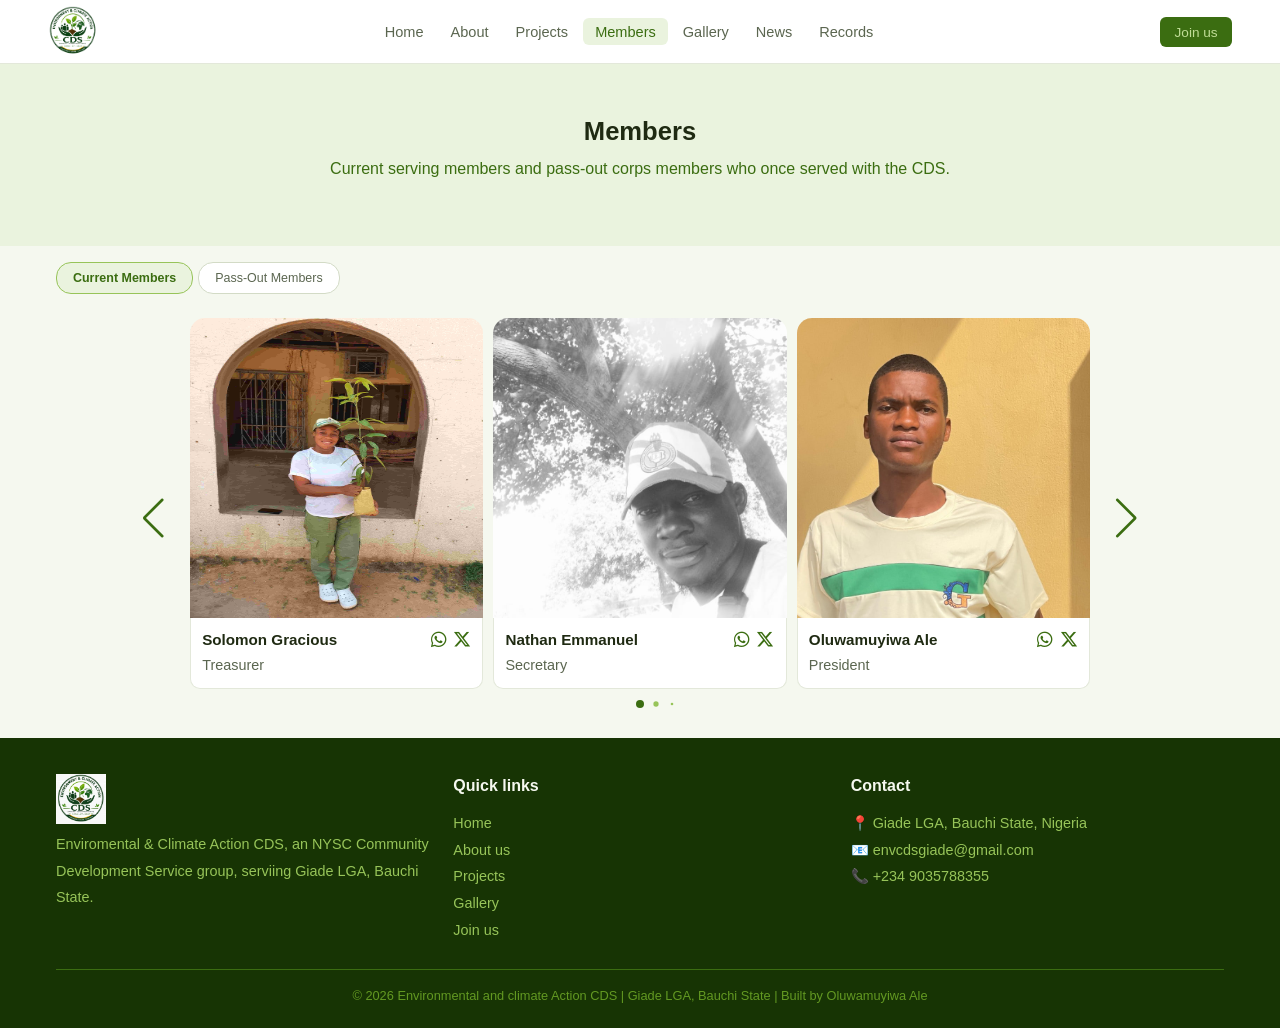
<file: members.html>
<!DOCTYPE html>
<html lang="en">
<head>
    <meta charset="UTF-8">
    <meta name="viewport" content="width=device-width, initial-scale=1.0">
    <meta name="description" content="Meet the members and leadership of the Environmental CDS Group, Giade. Learn about the dedicated corps members working together to promote environmental sustainability and community development.">
    <meta property="og:title" content="Members | Environmental CDS Giade">
    <meta property="og:description" content="Meet the members and leadership of Environmental CDS Giade.">
    <meta property="og:image" content="https://env-cds-giade.vercel.app/IMAGES/Logo1.JPG">
    <meta property="og:url" content="https://env-cds-giade.vercel.app/members.html">

    <link rel="shortcut icon" href="IMAGES/Logo1.jpg" type="image/x-icon">
    <link rel="stylesheet" href="https://cdnjs.cloudflare.com/ajax/libs/font-awesome/6.5.0/css/all.min.css">

     <!-- SWIPER -->
     <link rel="stylesheet" href="CSS/cdn.jsdelivr.net_npm_swiper@8.1.6_swiper-bundle.min.css">

    <!-- CSS -->
     <link rel="stylesheet" href="CSS/header.css">
     <link rel="stylesheet" href="CSS/general.css">
     <link rel="stylesheet" href="CSS/footer.css">
     <link rel="stylesheet" href="CSS/members.css">
     <title>Members | Environmental CDS Giade</title>

</head>
<body>
    <header>
        <nav class="navbar">
            <img class="logo" src="IMAGES/Logo.png" alt="">

            <ul class="nav-link-flex">
                <li><a class="nav-link" href="index.html">Home</a></li>
                <li><a class="nav-link" href="about.html">About</a></li>
                <li><a class="nav-link" href="project.html">Projects</a></li>
                <li><a class="nav-link active" href="members.html">Members</a></li>
                <li><a class="nav-link" href="gallery.html">Gallery</a></li>
                <li><a class="nav-link" href="news.html">News</a></li>
                <li><a class="nav-link"  href="records.html">Records</a></li>
            </ul>
            <div class="join-button">
                <a href="join-us.html">Join us</a>
            </div>

            <div class="toggle-button">
                <i class="fa solid fa-bars"></i>
            </div>
        </nav>

        <ul class="dropdown-menu">
            <li class="nav-link"><a href="index.html">Home</a></li>
            <li class="nav-link"><a  href="about.html">About</a></li>
            <li class="nav-link"><a href="project.html">Projects</a></li>
            <li class="nav-link active"><a href="members.html">Members</a></li>
            <li class="nav-link"><a href="gallery.html">Gallery</a></li>
            <li class="nav-link"><a href="news.html">News</a></li>
            <li class="nav-link"><a href="records.html">Records</a></li>
        </ul>
    </header>
    <main>
       <section class="general-hero">
            <h1>Members</h1>
            <p style="text-align: center;">
                Current serving members and pass-out corps members who once served with the CDS.
            </p>
        </section> 
        <section class="members-section">
            <div class="member-tab-filter-container">
                <button class="member-tab-filter-button active">Current Members</button>
                <button class="member-tab-filter-button">Pass-Out Members</button>
            </div>
        </section>
        <section class="current-member-section member current">
            <div class="slide-container swiper">
                <div class="currentSwiper">
                    <div class="current-member-list-container swiper-wrapper">
                        <div class="member-card swiper-slide">
                            <img style="object-fit:fill;" src="IMAGES/Member_Solomon Gracious.jpg" alt="">
                            <div class="member-details-container">
                                <div class="member-details" >
                                    <h4>Solomon Gracious</h4>
                                    <div class="social-handle">
                                    <a href="https://wa.me/2347010864931">
                                        <i class="fa-brands fa-whatsapp"></i>
                                    </a>
                                    <a href="">
                                        <i class="fa-brands fa-x-twitter"> </i>
                                     </a>
                                    </div>
                                </div>
                                 <div class="post">
                                    Treasurer
                                </div>
                            </div>
                        </div>
                         <div class="member-card swiper-slide">
                            <img src="IMAGES/Member_sirt Nath D elder.jpg" alt="">
                            <div class="member-details-container">
                                <div class="member-details" >
                                    <h4>Nathan Emmanuel </h4>
                                    <div class="social-handle">
                                    <a href="https://wa.me/2348082761326">
                                        <i class="fa-brands fa-whatsapp"></i>
                                    </a>
                                    <a href="https://x.com/SirtNath">
                                        <i class="fa-brands fa-x-twitter"> </i>
                                     </a>
                                    </div>
                                </div>
                                 <div class="post">
                                    Secretary 
                                </div>
                            </div>
                        </div>
                         <div class="member-card swiper-slide">
                            <img src="IMAGES/Member_Oluwamuyiwa.jpg" alt="">
                            <div class="member-details-container">
                                <div class="member-details" >
                                    <h4>Oluwamuyiwa Ale</h4>
                                    <div class="social-handle">
                                    <a href="https://wa.me/2349035788355">
                                        <i class="fa-brands fa-whatsapp"></i>
                                    </a>
                                    <a href="https://x.com/oluwamuyiwaale">
                                        <i class="fa-brands fa-x-twitter"> </i>
                                     </a>
                                    </div>
                                </div>
                                 <div class="post">
                                    President
                                </div>
                            </div>
                        </div>
                         <div class="member-card swiper-slide">
                            <img src="IMAGES/Member-Awa Peter.jpg" alt="">
                            <div class="member-details-container">
                                <div class="member-details" >
                                    <h4>Peter Awa</h4>
                                    <div class="social-handle">
                                    <a href="https://wa.me/2349076995395">
                                        <i class="fa-brands fa-whatsapp"></i>
                                    </a>
                                    <a href="#">
                                        <i class="fa-brands fa-x-twitter"> </i>
                                     </a>
                                    </div>
                                </div>
                                 <div class="post">
                                    Member
                                </div>
                            </div>
                        </div>
                        <div class="member-card swiper-slide">
                            <img src="IMAGES/Member-hannefah.jpg" alt="">
                            <div class="member-details-container">
                                <div class="member-details" >
                                    <h4>Olajiire Haneefah Oyindamola</h4>
                                    <div class="social-handle">
                                    <a href="https://wa.me/2348144157314">
                                        <i class="fa-brands fa-whatsapp"></i>
                                    </a>
                                    <a href="#">
                                        <i class="fa-brands fa-x-twitter"> </i>
                                     </a>
                                    </div>
                                </div>
                                 <div class="post">
                                    Member
                                </div>
                            </div>
                        </div>
                    </div>
                </div>
                <div class="swiper-button-next swiper-navButton current-next"></div>
                <div class="swiper-button-prev swiper-navButton current-prev"></div>
                <div class="swiper-pagination current-pagination"></div>
            </div>
        </section>

         <section class="passout-member-section member old hiden">
            <div class="slide-container swiper">
                <div class="oldSwiper" >
                    <div class="current-member-list-container swiper-wrapper">
                        <div class="member-card swiper-slide">
                            <img src="IMAGES/Member_andrew Albert.jpg" alt="">
                            <div class="member-details-container">
                                <div class="member-details" >
                                    <h4>Andrew Obele Albert </h4>
                                    <div class="social-handle">
                                    <a href="https://wa.me/2349152101874">
                                        <i class="fa-brands fa-whatsapp"></i>
                                    </a>
                                    <a href="#">
                                        <i class="fa-brands fa-x-twitter"> </i>
                                     </a>
                                    </div>
                                </div>
                                <div class="post-batch">
                                    <div class="post">
                                        Project Head
                                    </div>
                                    <div class="batch">
                                        2025 B1
                                    </div>
                                </div>
                            </div>
                        </div>
                         <div class="member-card swiper-slide">
                            <img src="IMAGES/Member_Edith Elo.jpg" alt="">
                            <div class="member-details-container">
                                <div class="member-details" >
                                    <h4>Oghaluwe Edith Elo </h4>
                                    <div class="social-handle">
                                    <a href="https://wa.me/2348164429494">
                                        <i class="fa-brands fa-whatsapp"></i>
                                    </a>
                                    <a href="#">
                                        <i class="fa-brands fa-x-twitter"> </i>
                                     </a>
                                    </div>
                                </div>
                                <div class="post-batch">
                                    <div class="post">
                                        Secretary 
                                    </div>
                                    <div class="batch">
                                         2025 A1
                                    </div>
                                </div>
                            </div>
                        </div>
                         <div class="member-card swiper-slide">
                            <img src="IMAGES/Member_Daniel Abraham.jpg" alt="">
                            <div class="member-details-container">
                                <div class="member-details" >
                                    <h4>Daniel Abraham </h4>
                                    <div class="social-handle">
                                    <a href="https://wa.me/9162323344 ">
                                        <i class="fa-brands fa-whatsapp"></i>
                                    </a>
                                    <a href="https://x.com/inioluwa_77">
                                        <i class="fa-brands fa-x-twitter"> </i>
                                     </a>
                                    </div>
                                </div>
                                 <div class="post-batch">
                                    <div class="post">
                                        President
                                    </div>
                                    <div class="batch">
                                         2025 A1
                                    </div>
                                 </div>
                            </div>
                        </div>
                    </div>
                </div>
                <div class="swiper-button-next swiper-navButton old-next"></div>
                <div class="swiper-button-prev swiper-navButton old-prev"></div>
                <div class="swiper-pagination old-pagination"></div>
            </div>
        </section>
    </main>
    <footer class="site-footer">
        <div class="footer-grid"> 
            <div class="footer-column">
                <img class="logo" src="IMAGES/Logo1.jpg" alt="">
                <p>
                    Enviromental & Climate Action CDS, an NYSC Community Development Service group, serviing Giade LGA, Bauchi State.
                </p>
            </div>
            <div class="footer-column">
                <h4>Quick links</h4>
                <a class="footer-link" href="index.html">Home</a>
                <a class="footer-link" href="about.html">About us</a>
                <a class="footer-link" href="project.html">Projects</a>
                <a class="footer-link" href="gallery.html">Gallery</a>
                <a class="footer-link" href="join-us.html">Join us</a>
            </div>
            <div class="footer-column">
                <h4>Contact</h4>
                <p>
                    &#128205 Giade LGA, Bauchi State, Nigeria
                </p>
                <p>
                    &#x1f4e7 envcdsgiade@gmail.com
                </p>
                <p>
                    &#128222 +234 9035788355
                </p>
            </div>
        </div>

        <div class="footer-bottom">
            <p>
                &copy 2026 Environmental and climate Action CDS | Giade LGA, Bauchi State | Built by Oluwamuyiwa Ale
            </p>
        </div>
    </footer>

    <!-- SWIPER JS -->
     <script src="JS/cdn.jsdelivr.net_npm_swiper@8.1.6_swiper-bundle.min.js"></script>

     <!--JS -->
     <script src="JS/swiper.js"></script>
     <script src="JS/script.js"></script>
</body>
</html>
</file>
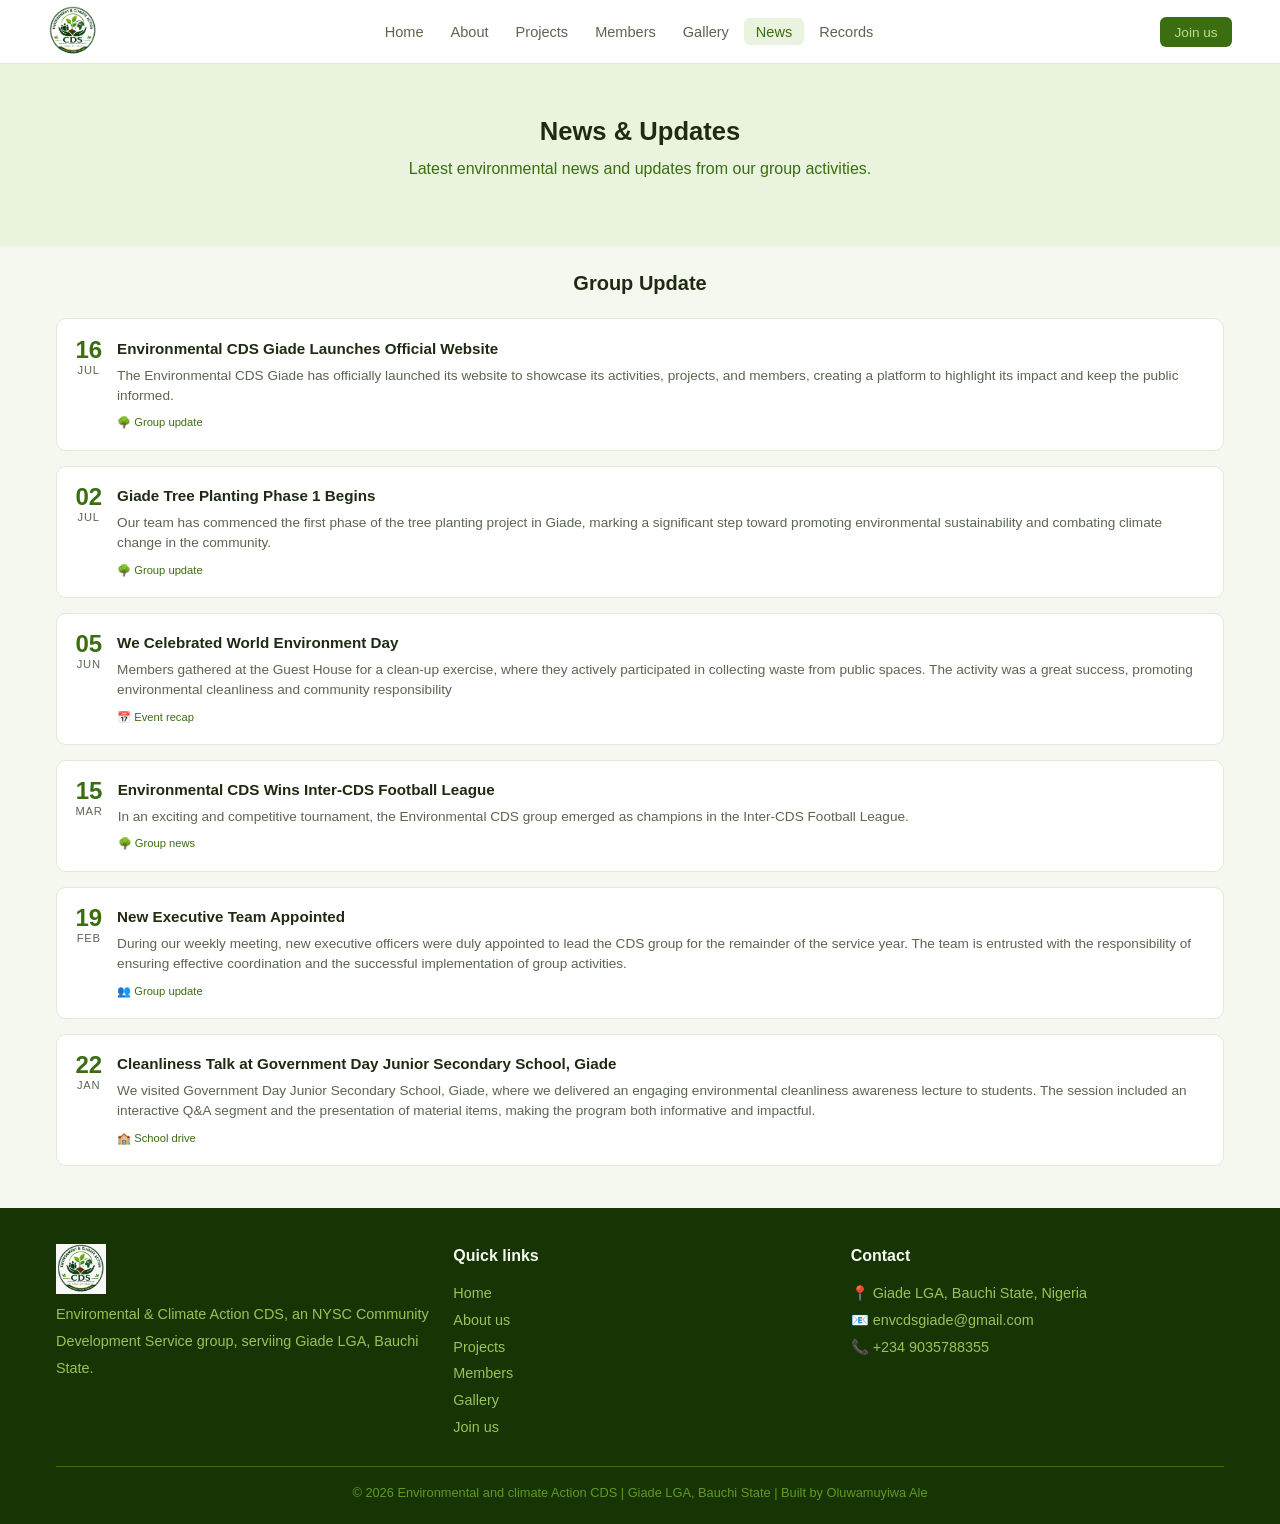
<file: news.html>
<!DOCTYPE html>
<html lang="en">
<head>
    <meta charset="UTF-8">
    <meta name="viewport" content="width=device-width, initial-scale=1.0">
    <meta name="description" content="Stay updated with the latest news, announcements, events, and activities of the Environmental CDS Group, Giade.">

    <meta property="og:title" content="News & Updates | Environmental CDS Giade">
    <meta property="og:description" content="Stay updated with the latest news and announcements from Environmental CDS Giade.">
    <meta property="og:image" content="https://env-cds-giade.vercel.app/IMAGES/Logo1.JPG">
    <meta property="og:url" content="https://env-cds-giade.vercel.app/news.html">

    <link rel="shortcut icon" href="IMAGES/Logo1.jpg" type="image/x-icon">
    <link rel="stylesheet" href="https://cdnjs.cloudflare.com/ajax/libs/font-awesome/6.5.0/css/all.min.css">

    <link rel="stylesheet" href="CSS/header.css">
    <link rel="stylesheet" href="CSS/general.css">
    <link rel="stylesheet" href="CSS/footer.css">
    <link rel="stylesheet" href="CSS/news.css">

    <title>News & Updates | Environmental CDS Giade</title>
</head>
<body>
     <header>
        <nav class="navbar">
            <img class="logo" src="IMAGES/Logo.png" alt="">

            <ul class="nav-link-flex">
                <li><a class="nav-link" href="index.html">Home</a></li>
                <li><a class="nav-link" href="about.html">About</a></li>
                <li><a class="nav-link" href="project.html">Projects</a></li>
                <li><a class="nav-link" href="members.html">Members</a></li>
                <li><a class="nav-link" href="gallery.html">Gallery</a></li>
                <li><a class="nav-link active" href="news.html">News</a></li>
                <li><a class="nav-link"  href="records.html">Records</a></li>
            </ul>
            <div class="join-button">
                <a href="join-us.html">Join us</a>
            </div>

            <div class="toggle-button">
                <i class="fa solid fa-bars"></i>
            </div>
        </nav>

        <ul class=" dropdown-menu">
            <li class="nav-link"><a href="index.html">Home</a></li>
            <li class="nav-link"><a  href="about.html">About</a></li>
            <li class="nav-link"><a href="project.html">Projects</a></li>
            <li class="nav-link"><a href="members.html">Members</a></li>
            <li class="nav-link"><a href="gallery.html">Gallery</a></li>
            <li class="nav-link active"><a href="news.html">News</a></li>
            <li class="nav-link"><a href="records.html">Records</a></li>
        </ul>
    </header>
    <section class="general-hero">
        <h1>News & Updates</h1>
        <p style="text-align: center;">
            Latest environmental news and updates from our group activities.
        </p>
    </section>
    <section class="group-news-section">
        <h2>Group Update</h2>
        <div class="news-list">
             <div class="news-card">
                <div class="news-date">
                    <div class="news-day">16</div>
                    <div class="news-month">Jul</div>
                </div>
                <div class="news">
                    <h3>Environmental CDS Giade Launches Official Website</h3>
                    <p>
                        The Environmental CDS Giade has officially launched its website to showcase its activities, projects, and members, creating a platform to highlight its impact and keep the public informed.
                    </p>
                    <div class="news-source">
                      &#127795  Group update
                    </div>
                </div>
            </div>

            <div class="news-card">
                <div class="news-date">
                    <div class="news-day">02</div>
                    <div class="news-month">Jul</div>
                </div>
                <div class="news">
                    <h3>Giade Tree Planting Phase 1 Begins</h3>
                    <p>
                        Our team has commenced the first phase of the tree planting project in Giade, marking a significant step toward promoting environmental sustainability and combating climate change in the community.
                    </p>
                    <div class="news-source">
                      &#127795  Group update
                    </div>
                </div>
            </div>

            <div class="news-card">
                <div class="news-date">
                    <div class="news-day">05</div>
                    <div class="news-month">Jun</div>
                </div>
                <div class="news">
                    <h3>We Celebrated World Environment Day</h3>
                    <p>
                        Members gathered at the Guest House for a clean-up exercise, where they actively participated in collecting waste from public spaces. The activity was a great success, promoting environmental cleanliness and community responsibility
                    </p>
                    <div class="news-source">
                      &#128197 Event recap
                    </div>
                </div>
            </div>

            <div class="news-card">
                <div class="news-date">
                    <div class="news-day">15</div>
                    <div class="news-month">Mar</div>
                </div>
                <div class="news">
                    <h3>Environmental CDS Wins Inter-CDS Football League</h3>
                    <p>
                        In an exciting and competitive tournament, the Environmental CDS group emerged as champions in the Inter-CDS Football League.
                    </p>
                    <div class="news-source">
                      &#127795  Group news
                    </div>
                </div>
            </div>

            <div class="news-card">
                <div class="news-date">
                    <div class="news-day">19</div>
                    <div class="news-month">Feb</div>
                </div>
                <div class="news">
                    <h3>New Executive Team Appointed</h3>
                    <p>
                        During our weekly meeting, new executive officers were duly appointed to lead the CDS group for the remainder of the service year. The team is entrusted with the responsibility of ensuring effective coordination and the successful implementation of group activities.
                    </p>
                    <div class="news-source">
                      &#128101 Group update
                    </div>
                </div>
            </div>

            <div class="news-card">
                <div class="news-date">
                    <div class="news-day">22</div>
                    <div class="news-month">Jan</div>
                </div>
                <div class="news">
                    <h3>Cleanliness Talk at Government Day Junior Secondary School, Giade</h3>
                    <p>
                        We visited Government Day Junior Secondary School, Giade, where we delivered an engaging environmental cleanliness awareness lecture to students. The session included an interactive Q&A segment and the presentation of material items, making the program both informative and impactful.
                    </p>
                    <div class="news-source">
                      &#127979 School drive
                    </div>
                </div>
            </div>
        </div>
    </section>

    <footer class="site-footer">
        <div class="footer-grid"> 
            <div class="footer-column">
                <img class="logo" src="IMAGES/Logo1.jpg" alt="">
                <p>
                    Enviromental & Climate Action CDS, an NYSC Community Development Service group, serviing Giade LGA, Bauchi State.
                </p>
            </div>
            <div class="footer-column">
                <h4>Quick links</h4>
                <a class="footer-link" href="index.html">Home</a>
                 <a class="footer-link" href="about.html">About us</a>
                <a class="footer-link" href="project.html">Projects</a>
                <a class="footer-link" href="members.html">Members</a>
                <a class="footer-link" href="gallery.html">Gallery</a>
                <a class="footer-link" href="join-us.html">Join us</a>
            </div>
            <div class="footer-column">
                <h4>Contact</h4>
                <p>
                    &#128205 Giade LGA, Bauchi State, Nigeria
                </p>
                <p>
                    &#x1f4e7 envcdsgiade@gmail.com
                </p>
                <p>
                    &#128222 +234 9035788355
                </p>
            </div>
        </div>

        <div class="footer-bottom">
            <p>
                &copy 2026 Environmental and climate Action CDS | Giade LGA, Bauchi State | Built by Oluwamuyiwa Ale
            </p>
        </div>
    </footer>
    <script src="JS/script.js"></script>
</body>
</html>
</file>
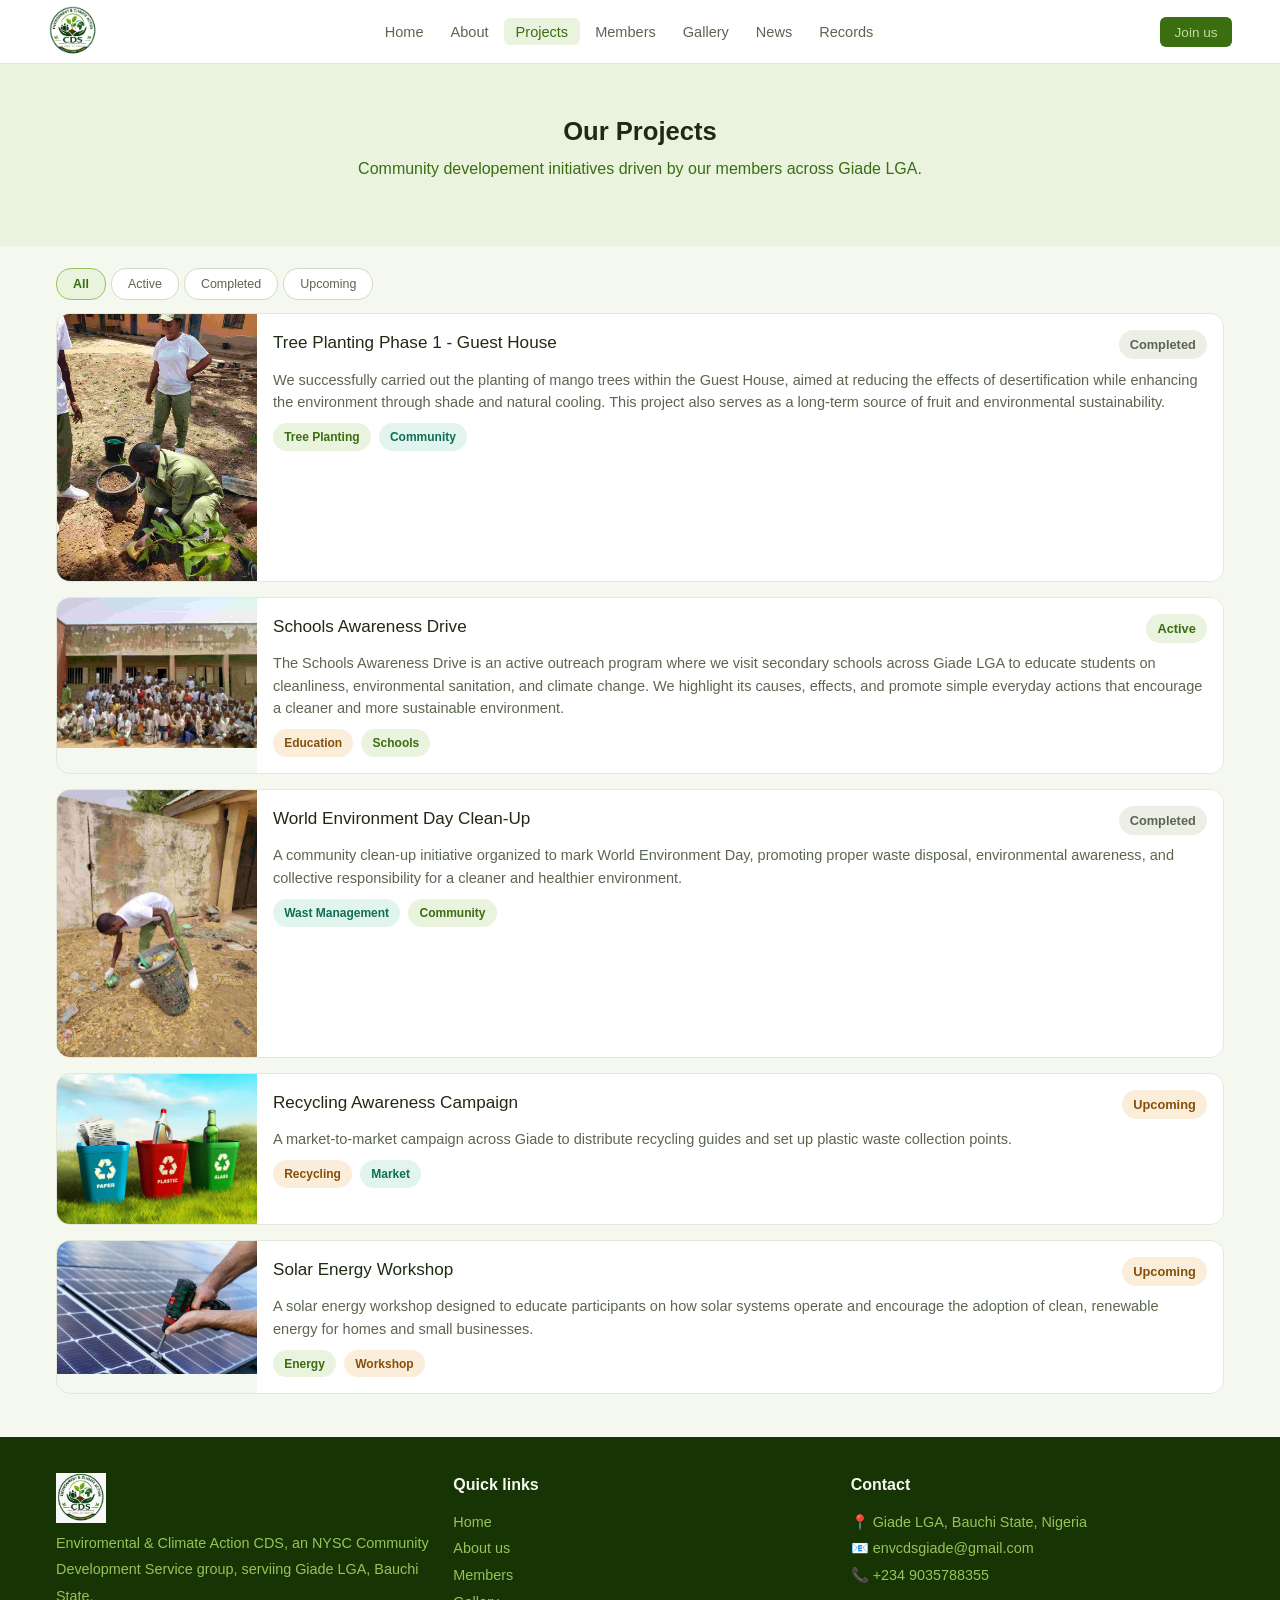
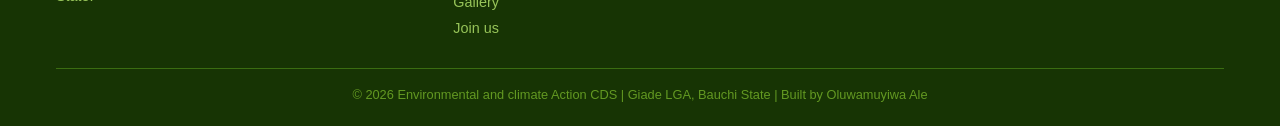
<file: project.html>
<!DOCTYPE html>
<html lang="en">
<head>
    <meta charset="UTF-8">
    <meta name="viewport" content="width=device-width, initial-scale=1.0">
    <meta name="description" content="Explore the environmental and community development projects carried out by the Environmental CDS Group, Giade, including sanitation campaigns, tree planting, and public awareness initiatives.">

    <meta property="og:title" content="Projects | Environmental CDS Giade">
    <meta property="og:description" content="Explore environmental and community development projects carried out by Environmental CDS Giade.">
    <meta property="og:image" content="https://env-cds-giade.vercel.app/IMAGES/Logo1.JPG">
    <meta property="og:url" content="https://env-cds-giade.vercel.app/project.html">

    <link rel="shortcut icon" href="IMAGES/Logo1.jpg" type="image/x-icon">
    <link rel="stylesheet" href="https://cdnjs.cloudflare.com/ajax/libs/font-awesome/6.5.0/css/all.min.css">
    <link rel="stylesheet" href="CSS/header.css">
    <link rel="stylesheet" href="CSS/general.css">
    <link rel="stylesheet" href="CSS/project.css">
    <link rel="stylesheet" href="CSS/footer.css">

    <title>Projects | Environmental CDS Giade</title>
</head>
<body>
    <header>
        <nav class="navbar">
            <img class="logo" src="IMAGES/Logo.png" alt="">

            <ul class="nav-link-flex">
                <li><a class="nav-link" href="index.html">Home</a></li>
                <li><a class="nav-link" href="about.html">About</a></li>
                <li><a class="nav-link active" href="project.html">Projects</a></li>
                <li><a class="nav-link" href="members.html">Members</a></li>
                <li><a class="nav-link" href="gallery.html">Gallery</a></li>
                <li><a class="nav-link" href="news.html">News</a></li>
                <li><a class="nav-link"  href="records.html">Records</a></li>
            </ul>
            <div class="join-button">
                <a href="join-us.html">Join us</a>
            </div>

            <div class="toggle-button">
                <i class="fa solid fa-bars"></i>
            </div>
        </nav>

        <ul class=" dropdown-menu">
            <li class="nav-link"><a href="index.html">Home</a></li>
            <li class="nav-link"><a  href="about.html">About</a></li>
            <li class="nav-link active"><a href="project.html">Projects</a></li>
            <li class="nav-link"><a href="members.html">Members</a></li>
            <li class="nav-link"><a href="gallery.html">Gallery</a></li>
            <li class="nav-link"><a href="news.html">News</a></li>
            <li class="nav-link"><a href="records.html">Records</a></li>
        </ul>
    </header>
    <main>
        <section class="general-hero">
            <h1>Our Projects</h1>
            <p style="text-align: center;">
                Community developement initiatives driven by our members across Giade LGA.
            </p>
        </section>
        <section class="project-display">
            <div class="filter-button-container">
                <button class="filter-button active">All</button> 
                <button class="filter-button">Active</button>
                <button class="filter-button">Completed</button> 
                <button class="filter-button">Upcoming</button>
            </div>
            <div class="project-list-container">
                <div class="project-card completed">
                    <div>
                        <img src="IMAGES/Tree-planting.jpg" alt="">
                    </div>
                    <div class="project-body">
                        <div class="project-body-heading">
                            <h3>Tree Planting Phase 1 - Guest House</h3>
                            <span class="status-badge status-done">Completed</span>
                        </div>
                        <div>
                            <p>
                                We successfully carried out the planting of mango trees within the Guest House, aimed at reducing the effects of desertification while enhancing the environment through shade and natural cooling. This project also serves as a long-term source of fruit and environmental sustainability.
                            </p>
                            <div class="project-meta">
                                <span class="tag tag-green">Tree Planting</span>
                                <span class="tag tag-teal">Community</span>
                            </div>
                        </div>
                    </div>
                </div>
                <div class="project-card active">
                    <div>
                        <img style="display: flex;" src="IMAGES/Gallery1-WA001.jpg">
                    </div>
                    <div class="project-body">
                        <div class="project-body-heading">
                            <h3>Schools Awareness Drive</h3>
                            <span class="status-badge status-active">Active</span>
                        </div>
                        <div>
                            <p>
                                The Schools Awareness Drive is an active outreach program where we visit secondary schools across Giade LGA to educate students on cleanliness, environmental sanitation, and climate change. We highlight its causes, effects, and promote simple everyday actions that encourage a cleaner and more sustainable environment.

                            </p>
                            <div class="project-meta">
                                <span class="tag tag-amber">Education</span>
                                <span class="tag tag-green">Schools</span>
                            </div>
                        </div>
                    </div>
                </div>
                <div class="project-card completed">
                    <div>
                        <img src="IMAGES/Gallery4-WA0070.jpg">
                    </div>
                    <div class="project-body">
                        <div class="project-body-heading">
                            <h3>World Environment Day Clean-Up</h3>
                            <span class="status-badge status-done">Completed</span>
                        </div>
                        <div>
                            <p>
                                A community clean-up initiative organized to mark World Environment Day, promoting proper waste disposal, environmental awareness, and collective responsibility for a cleaner and healthier environment.
                            </p>
                            <div class="project-meta">
                                <span class="tag tag-teal">Wast Management</span>
                                <span class="tag tag-green">Community</span>
                            </div>
                        </div>
                    </div>
                </div>
                <div class="project-card upcoming">
                    <div>
                        <img src="IMAGES/Rite-Foods-Teams-Up-with-iCreate-in-Recycling-Awareness-Campaign.jpg">
                    </div>
                    <div class="project-body">
                        <div class="project-body-heading">
                            <h3>Recycling Awareness Campaign</h3>
                            <span class="status-badge status-upcoming">Upcoming</span>
                        </div>
                        <div>
                            <p>
                                A market-to-market campaign across Giade to distribute recycling guides and set up plastic waste collection points.
                            </p>
                            <div class="project-meta">
                                <span class="tag tag-amber">Recycling</span>
                                <span class="tag tag-teal">Market</span>
                            </div>
                        </div>
                    </div>
                </div>
                <div class="project-card upcoming">
                    <div>
                        <img style="display:block;" src="IMAGES/premium_photo-1663089773273-89bdd61f202d.jpeg">
                    </div>
                    <div class="project-body">
                        <div class="project-body-heading">
                            <h3>Solar Energy Workshop</h3>
                            <span class="status-badge status-upcoming">Upcoming</span>
                        </div>
                        <div>
                            <p>
                                A solar energy workshop designed to educate participants on how solar systems operate and encourage the adoption of clean, renewable energy for homes and small businesses.
                            </p>
                            <div class="project-meta">
                                <span class="tag tag-green">Energy</span>
                                <span class="tag tag-amber">Workshop</span>
                            </div>
                        </div>
                    </div>
                </div>
            </div>
        </section>
    </main>
    <footer class="site-footer">
        <div class="footer-grid"> 
            <div class="footer-column">
                <img class="logo" src="IMAGES/Logo1.jpg" alt="">
                <p>
                    Enviromental & Climate Action CDS, an NYSC Community Development Service group, serviing Giade LGA, Bauchi State.
                </p>
            </div>
            <div class="footer-column">
                <h4>Quick links</h4>
                <a class="footer-link" href="index.html">Home</a>
                <a class="footer-link" href="about.html">About us</a>
                <a class="footer-link" href="members.html">Members</a>
                <a class="footer-link" href="gallery.html">Gallery</a>
                <a class="footer-link" href="join-us.html">Join us</a>
            </div>
            <div class="footer-column">
                <h4>Contact</h4>
                <p>
                    &#128205 Giade LGA, Bauchi State, Nigeria
                </p>
                <p>
                    &#x1f4e7 envcdsgiade@gmail.com
                </p>
                <p>
                    &#128222 +234 9035788355
                </p>
            </div>
        </div>

        <div class="footer-bottom">
            <p>
                &copy 2026 Environmental and climate Action CDS | Giade LGA, Bauchi State | Built by Oluwamuyiwa Ale
            </p>
        </div>
    </footer>
    <script src="JS/script.js"></script>
</body>
</html>
</file>
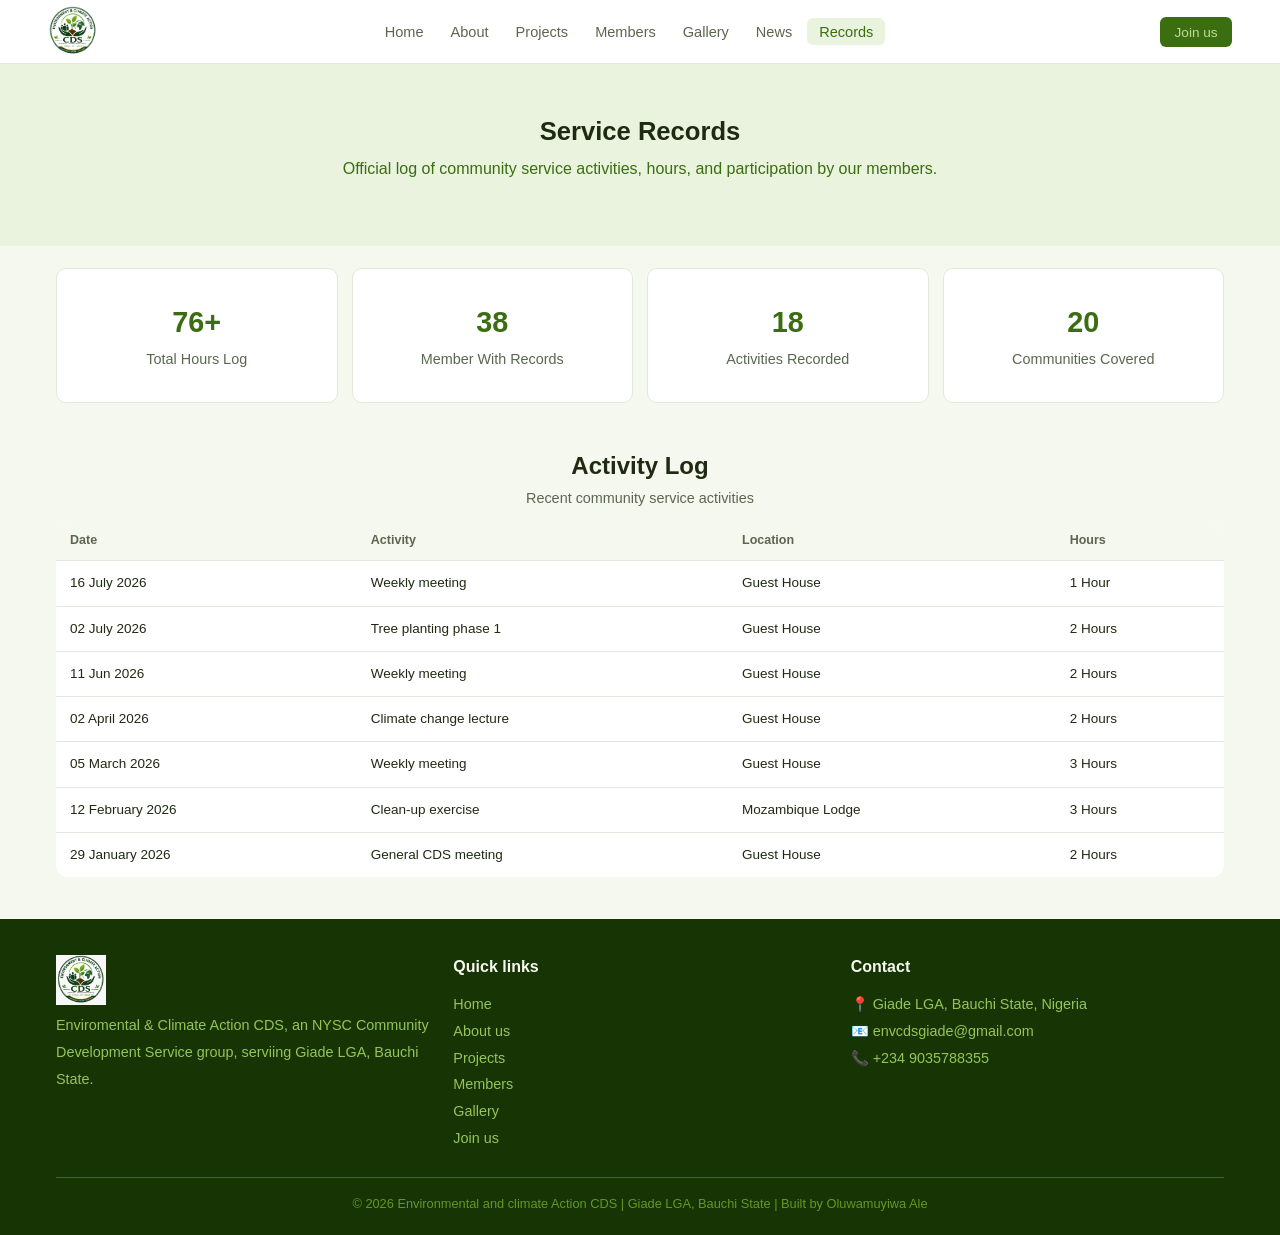
<file: records.html>
<!DOCTYPE html>
<html lang="en">
<head>
    <meta charset="UTF-8">
    <meta name="viewport" content="width=device-width, initial-scale=1.0">
    <meta name="description" content="Access official records, reports, meeting minutes, attendance, and documentation of activities carried out by the Environmental CDS Group, Giade.">

    <meta property="og:title" content="Records | Environmental CDS Giade">
    <meta property="og:description" content="Access records and documentation from Environmental CDS Giade activities.">
    <meta property="og:image" content="https://env-cds-giade.vercel.app/IMAGES/Logo1.JPG">
    <meta property="og:url" content="https://env-cds-giade.vercel.app/records.html">

    <link rel="shortcut icon" href="IMAGES/Logo1.jpg" type="image/x-icon">
    <link rel="stylesheet" href="https://cdnjs.cloudflare.com/ajax/libs/font-awesome/6.5.0/css/all.min.css">

    <link rel="stylesheet" href="CSS/header.css">
    <link rel="stylesheet" href="CSS/general.css">
    <link rel="stylesheet" href="CSS/footer.css">
    <link rel="stylesheet" href="CSS/records.css">
    <title>Records | Environmental CDS Giade</title>

</head>
<body>
    <header>
        <nav class="navbar">
            <img class="logo" src="IMAGES/Logo.png" alt="">

            <ul class="nav-link-flex">
                <li><a class="nav-link" href="index.html">Home</a></li>
                <li><a class="nav-link" href="about.html">About</a></li>
                <li><a class="nav-link" href="project.html">Projects</a></li>
                <li><a class="nav-link" href="members.html">Members</a></li>
                <li><a class="nav-link" href="gallery.html">Gallery</a></li>
                <li><a class="nav-link" href="news.html">News</a></li>
                <li><a class="nav-link active"   href="records.html">Records</a></li>
            </ul>
            <div class="join-button">
                <a href="join-us.html">Join us</a>
            </div>

            <div class="toggle-button">
                <i class="fa solid fa-bars"></i>
            </div>
        </nav>

        <ul class=" dropdown-menu">
            <li class="nav-link"><a href="index.html">Home</a></li>
            <li class="nav-link"><a  href="about.html">About</a></li>
            <li class="nav-link"><a href="project.html">Projects</a></li>
            <li class="nav-link"><a href="members.html">Members</a></li>
            <li class="nav-link"><a href="gallery.html">Gallery</a></li>
            <li class="nav-link"><a href="news.html">News</a></li>
            <li class="nav-link active"><a href="records.html">Records</a></li>
        </ul>
    </header>
    <main>
        <section class="general-hero">
            <h1>Service Records</h1>
            <p style="text-align: center;">
                Official log of community service activities, hours, and participation by our members.
            </p>
        </section>
        <section class="record-stat">
            <div class="stat-containner">
                <div class="stat-card">
                    <div class="container">
                         <div class="stat-num" data-target = 320>
                            320
                        </div>
                        <span class="plus-sign">
                            &#43
                        </span>
                    </div>
                    <p class="stat-label">
                        Total Hours Log
                    </p>
                </div>

                <div class="stat-card">
                    <div class="stat-num" data-target="48">
                        48
                    </div>
                    <p class="stat-label">
                        Member With Records
                    </p>
                </div>

                <div class="stat-card" >
                    <div class="stat-num" data-target="18">
                        18
                    </div>
                    <p class="stat-label">
                        Activities Recorded
                    </p>
                </div>

                <div class="stat-card" >
                    <div class="stat-num" data-target="20">
                        20
                    </div>
                    <p class="stat-label">
                        Communities Covered
                    </p>
                </div>

            </div>
        </section>

        <section class="activity-section">
            <div class="activity-heading">
                 <h2>Activity Log</h2>
                <p>
                    Recent community service activities
                </p>
            </div>
            <div class="table-container">
                <table class="service-table">
                    <thead>
                        <tr>
                            <th>Date</th>
                            <th>Activity</th>
                            <th>Location</th>
                            <th>Hours</th>
                        </tr>
                    </thead>
                    <tbody>
                        <tr>
                            <td>
                                16 July 2026
                            </td>
                            <td>
                                Weekly meeting
                            </td>
                            <td>
                                Guest House
                            </td>
                            <td>
                                1 Hour
                            </td>
                        </tr>
                            <tr>
                                <td>02 July 2026</td>
                                <td>
                                    Tree planting phase 1
                                </td>
                                <td>
                                    Guest House
                                </td>
                                <td>
                                    2 Hours
                                </td>
                            </tr>
                            <tr>
                                <td>
                                    11 Jun 2026
                                </td>
                                <td>
                                    Weekly meeting
                                </td>
                                <td>
                                    Guest House
                                </td>
                                <td>
                                    2 Hours
                                </td>
                            </tr>
                            <tr>
                                <td>
                                    02 April 2026
                                </td>
                                <td>
                                    Climate change lecture
                                </td>
                                <td>
                                    Guest House
                                </td>
                                <td>
                                    2 Hours
                                </td>
                            </tr>
                            <tr>
                                <td>
                                    05 March 2026
                                </td>
                                <td>
                                    Weekly meeting
                                </td>
                                <td>
                                    Guest House
                                </td>
                                <td>
                                    3 Hours
                                </td>
                            </tr>
                            <tr>
                                <td>
                                    12 February 2026
                                </td>
                                <td>
                                    Clean-up exercise
                                </td>
                                <td>
                                    Mozambique Lodge
                                </td>
                                <td>
                                    3 Hours
                                </td>
                            </tr>
                            <tr>
                                <td>
                                    29 January 2026
                                </td>
                                <td>
                                    General CDS meeting
                                </td>
                                <td>
                                    Guest House
                                </td>
                                <td>
                                    2 Hours
                                </td>
                            </tr>
                        </tbody>
                </table>
            </div>
        </section>
    </main>
    <footer class="site-footer">
        <div class="footer-grid"> 
            <div class="footer-column">
                <img class="logo" src="IMAGES/Logo1.jpg" alt="">
                <p>
                    Enviromental & Climate Action CDS, an NYSC Community Development Service group, serviing Giade LGA, Bauchi State.
                </p>
            </div>
            <div class="footer-column">
                <h4>Quick links</h4>
                <a class="footer-link" href="index.html">Home</a>
                <a class="footer-link" href="about.html">About us</a>
                <a class="footer-link" href="project.html">Projects</a>
                <a class="footer-link" href="members.html">Members</a>
                <a class="footer-link" href="gallery.html">Gallery</a>
                <a class="footer-link" href="join-us.html">Join us</a>
            </div>
            <div class="footer-column">
                <h4>Contact</h4>
                <p>
                    &#128205 Giade LGA, Bauchi State, Nigeria
                </p>
                <p>
                    &#x1f4e7 envcdsgiade@gmail.com
                </p>
                <p>
                    &#128222 +234 9035788355
                </p>
            </div>
        </div>

        <div class="footer-bottom">
            <p>
                &copy 2026 Environmental and climate Action CDS | Giade LGA, Bauchi State | Built by Oluwamuyiwa Ale
            </p>
        </div>
    </footer>
    <script src="JS/script.js"></script>
</body>
</html>
</file>
<file: CSS/header.css>
:root{
    --green-dark: #173404;
    --green-deep:#27500A;
    --green-main:#3B6D11;
    --green-mid: #639922;
    --green-light: #97C459;
    --green-pale: #C0DD97;
    --green-bg: #EAF3DE;
    --teal-bg:#E1F5EE;
    --teal-text: #0F6E56;
    --amber-bg: #FAEEDA;
    --amber-text: #854f0B;
    --text-primary: #1F2A12;
    --text-secondary: #5B6650;
    --text-tertiary: #8A937E;
    --border-light: #E3E8DA;
    --border-mid: #D3DBC6;
    --bg-card: #FFFFFF;
    --bg-soft: #F5F8EF;
}

header{
    background-color:var(--bg-card);
    padding:0.4rem 3rem;
    border-bottom:1px solid var(--border-light);
    position: fixed;
    top: 0;
    right: 0;
    left: 0;
    z-index: 10;
}

 .logo{
    height:50px;
    width:50px;
    cursor: pointer;
    /* border-radius: 50%; */
}

.navbar{
    display: flex;
    justify-content: space-between;
    align-items: center;
}

.nav-link-flex{
    display: flex;
    justify-content:space-between;
    align-items: center;
}

.nav-link-flex li{
    margin:0px 1.5px;
}
.nav-link{
    padding:0.35rem 0.75rem;
    color:var(--text-secondary);
    border-radius:6px;
    font-size:0.91rem;
    background-color: transparent;
    transition: background 0.4s ease-in, color 0.4s ease-in;
}

.nav-link:hover{
    background:var(--bg-soft);
    color: var(--text-primary);
}

.nav-link.active{
    background:var(--green-bg);
    color: var(--green-main);
    font-weight:500;
}
.join-button a{
    padding:0.48rem 0.9rem;
    background:var(--green-main);
    color: var(--green-pale);
    border-radius:6px;
    font-size:0.85rem;
    font-weight:500;
    transition: background 0.4s ease-in;
}

.join-button a:hover{
    background:var(--green-deep);
}

.toggle-button{
    display: none;
    cursor: pointer;
}

.toggle-button i{
    font-size:x-large;
    color:var(--green-main);
}

/* DROP DOWN MENU */

/* .dropdown-menu{
    position: absolute;

    right:10px;
    top:-800px;
    height:300px;
    width:250px;
    border-radius:5px;
    transition: top 0.5s cubic-bezier(0.25, 0.8, 0.25, 1);
} */

.dropdown-menu{
    background-color:var(--bg-card);
    padding:10px;
    overflow: hidden;
    border: 1px solid var(--border-light);
    position: absolute;
    top: 60px;
    left: 0;
    width: 100%;
    transform: translateY(-30px);
    opacity: 0;
    visibility: hidden;
    transition:
        transform 0.35s ease,
        opacity 0.35s ease,
        visibility 0s linear 0.35s;
}

.dropdown-menu li{
    display: flex;
    flex-direction: column;
    align-items: center;
    justify-content: center;
    margin-top:5px;
    padding:6px 0 ;
}

.dropdown-menu li a{
    color: var(--text-secondary);
}

.dropdown-menu.open{
    /* top:67px */
    transform: translateY(0);
    opacity: 1;
    visibility: visible;

    transition:
        transform 0.35s ease,
        opacity 0.35s ease;
}

/* MEDIA QUERY */

@media (max-width:755px){
    .nav-link-flex, .join-button{
        display:none;
    }
    .toggle-button{
        display: block;
    }
    
}

@media  (max-width:500px){
    header{
        padding:0.4rem 1.5rem;
    }
}
</file>
<file: CSS/general.css>
/* ===========RESET & BASE============= */
*{
    box-sizing: border-box;
    margin: 0;
    padding: 0;
    list-style-type: none;
    text-decoration: none;
}

body{
    font-family:-apple-system, BlinkMacSystemFont, "Segoe UI", Roboto, Helvetica, Arial, sans-serif;
    color: var(--text-primary);
    background: var(--bg-soft);
    line-height:1.5;
}

/* GENERAL HERO SECTION */
.general-hero{
    background:var(--green-bg);
    padding:7rem 2rem 4rem 2rem;
    text-align: center;
}
.general-hero h1{
    margin-bottom:6px;
    font-size: 1.6rem;
}
.general-hero p{
    max-width:650px;
    margin: 0 auto;
    text-align: justify;
    color: var(--green-main);
    font-size:1rem;
    line-height:1.6;
}
</file>
<file: CSS/home.css>
:root{
    --green-dark: #173404;
    --green-deep:#27500A;
    --green-main:#3B6D11;
    --green-mid: #639922;
    --green-light: #97C459;
    --green-pale: #C0DD97;
    --green-bg: #EAF3DE;
    --teal-bg:#E1F5EE;
    --teal-text: #0F6E56;
    --amber-bg: #FAEEDA;
    --amber-text: #854f0B;
    --text-primary: #1F2A12;
    --text-secondary: #5B6650;
    --text-tertiary: #8A937E;
    --border-light: #E3E8DA;
    --border-mid: #D3DBC6;
    --bg-card: #FFFFFF;
    --bg-soft: #F5F8EF;
}

/* HERO */
.hero{
    background:linear-gradient(rgba(200,225,200,0.5), rgba(200, 225, 200, 0.7)), url('../IMAGES/photo-1421789665209-c9b2a435e3dc.jpeg');
     /* background: url("../IMAGES/premium_photo-1780596641724-d9a31b75162d.jpeg"); */
    text-align: center; 
    padding:8rem 2rem 5rem 2rem;
    background-size:cover;
    background-position: center;
    background-repeat: no-repeat;
   
}
.hero-badge{
    display:inline flex;
    align-items: center;
    padding:0.35rem 0.8rem;
    font-size:0.8rem;
    border: 1px solid var(--green-light);
    border-radius:22px;
    background:var(--bg-card);
    margin-bottom:1.1rem
}
.hero h1{
    font-size: 2rem;
    margin-bottom:0.8rem;
    font-weight:700;
    line-height: 1.3;

}
.hero p{
    font-size:1rem;
    color: var(--green-main);
    max-width:530px;
    margin:0 auto 24px;
    line-height:1.6;
}
.hero-button{
    display: flex;
    align-items: center;
    justify-content: center;
    gap: 10px;
    flex-wrap: wrap;
}

.hero-button button{
    padding:0.9rem 1.4rem;
    border: none;
    border-radius:6px;
    font-weight:600;
    cursor: pointer;
    transition: background 0.4s ;
    font-size: 0.9rem;
}

.project-button{
    background: var(--green-main);
    color: var(--green-bg);
}
.project-button:hover{
    background: var(--green-deep);
}

.hero-button .hero-join-button{
    border: 1.5px solid var(--green-mid);
    color:var(--green-main);
    background: transparent;
}

.hero-join-button:hover{
    background: var(--green-bg);
}

/* STATISTICS CARD */

.stat-row{
    display: grid;
    grid-template-columns: repeat(auto-fit, minmax(190px, 1fr));
    gap: 14px;
    justify-content: center;
    align-items: center;
    padding:1.5rem 1.4rem;
    margin:0 2rem;
}

.stat-card{
    background: var(--bg-card);
    text-align: center;
    padding:2rem 2.5rem;
    border-radius:10px;
    border: 1px solid var(--border-light);
}
.stat-num, .plus-sign{
    font-size:1.8rem;
    font-weight: bolder;
    color:var(--green-main);
}
.stat-label{
   font-size:0.9rem;
   color:var(--text-secondary);
   margin-top:4px;
}

.container{
    display: flex;
    justify-content: center;
    align-items: center;
}

/* Activity Card */
.activity{
    padding:1.4rem 1.5rem;
    margin: 0 2rem;
}
.activity-heading{
    text-align: center;
    padding-bottom: 1rem;
}
.activity-heading h2{
    font-size:1.3rem;
    font-weight:700;
}
.activity-heading p{
    font-size: 0.9rem;
    color:var(--text-secondary);
}


.activity-grid{
    display: grid;
    grid-template-columns: repeat(auto-fit, minmax(210px, 1fr));
    justify-content: center;
    align-items: center;
    gap: 14px;
    
}
.activity-card{
    /* box-shadow:0 0 1px rgba(0, 0, 0, 0.5); */
    display:flex;
    flex-direction: column;
    justify-content: center;
    align-items: center;
    gap:3px;
    background: var(--bg-card);
    padding: 0.9rem 1rem;
    text-align:center;
    border-radius:10px;
    border:1px solid var(--border-light);
}
.activity-icon{
    font-size:30px;
    background:var(--green-bg);
    border-radius:10px;
    width:50px;
    height: 50px;
    display: flex;
    align-items: center;
    justify-content: center;
    cursor: pointer;
}

.activity-card h3{
    font-size:0.9rem;
    /* font-weight: 600; */
}
.activity-card p{
    line-height: 1.55;
    font-size:0.9rem;
}

@media  (max-width:500px){
    .stat-row,
    .activity{
        margin: 0;
    }
    .hero{
        padding-top:6rem;
    }
    .hero-badge{
         padding:0.3rem 0.3rem;
    }
}
</file>
<file: CSS/footer.css>
:root{
    --green-dark: #173404;
    --green-deep:#27500A;
    --green-main:#3B6D11;
    --green-mid: #639922;
    --green-light: #97C459;
    --green-pale: #C0DD97;
    --green-bg: #EAF3DE;
    --teal-bg:#E1F5EE;
    --teal-text: #0F6E56;
    --amber-bg: #FAEEDA;
    --amber-text: #854f0B;
    --text-primary: #1F2A12;
    --text-secondary: #5B6650;
    --text-tertiary: #8A937E;
    --border-light: #E3E8DA;
    --border-mid: #D3DBC6;
    --bg-card: #FFFFFF;
    --bg-soft: #F5F8EF;
}

.site-footer{
    background: var(--green-dark);
    margin-top:20px;
    padding:36px 24px 22px;
}
.footer-grid{
    display: grid;
    grid-template-columns: repeat(auto-fit, minmax(180px, 1fr));
    justify-content: center;
    gap: 24px;
    margin: 0 2rem;
}

.footer-column p, .footer-column a{
    font-size:0.9rem;
    color:var(--green-light);
    line-height:1.85;
    cursor: pointer;

}
.footer-column h4{
    color:var(--bg-soft);
    margin-bottom: 12px;
    font-weight: 600;
}
.footer-link{
    display:block;
    width:60px;
}
.footer-link:hover{
    color: var(--bg-soft);
}

.footer-bottom{
    margin:26px 2rem 0 2rem;
    padding-top:1rem;
    text-align: center;
    border-top: 1px solid var(--green-main);
    font-size: 0.8rem;
    color: var(--green-mid);
}

@media  (max-width:500px){
    .footer-grid{
        margin: 0;
    }
    .footer-bottom{
    margin:26px 0rem 0 0rem;
}
}
</file>
<file: CSS/about.css>
:root{
    --green-dark: #173404;
    --green-deep:#27500A;
    --green-main:#3B6D11;
    --green-mid: #639922;
    --green-light: #97C459;
    --green-pale: #C0DD97;
    --green-bg: #EAF3DE;
    --teal-bg:#E1F5EE;
    --teal-text: #0F6E56;
    --amber-bg: #FAEEDA;
    --amber-text: #854f0B;
    --text-primary: #1F2A12;
    --text-secondary: #5B6650;
    --text-tertiary: #8A937E;
    --border-light: #E3E8DA;
    --border-mid: #D3DBC6;
    --bg-card: #FFFFFF;
    --bg-soft: #F5F8EF;
}

/* INFORMATION SECTION */

.info{
    display: grid;
    grid-template-columns: 1fr 1fr;
    justify-content: center;
    gap:20px;
    padding:1.4rem 1.5rem;
    margin:0 2rem;

}
.info > :nth-child(3){
    grid-column: 1/span 1;
} 

.info-card{
    background: var(--bg-card);
    padding:2rem;
    border-radius:0.8rem;
    border: 1px solid var(--border-light);
}
.info-card h3{
    font-size: 0.9rem;
    font-weight:600;
    margin-bottom:10px;
    color: #3B6D11;
}
.info-card ul li{
    font-size: 0.85rem;
    color: var(--text-secondary);
    padding:7px 0;
    border-bottom: 1px solid var(--border-light);
}

/* EXCUTIVE TEAM */
.team{
    padding: 1rem;
    padding: 1.4rem 1.5rem;
    margin: 0 2rem;
    /* background-color: red; */
}

.team h1{
    font-size:1.3rem;
    text-align: center;
    margin-bottom:5px;
} 

.team p{
    font-size:0.85rem;
    color: var(--text-secondary);
    text-align: center;
}

.team-container{
    display: flex;
    justify-content: center;
    gap: 25px;
    flex-wrap: wrap; 
    align-items: center; 
    padding:1rem;
}

.team-card{
    /* background-color: rgb(236, 36, 9); */
    /* box-shadow:0 0  2px rgba(0, 0, 0, 0.2); */
    display: flex;
    flex-direction: column;
}

.team-card img{
    width: 300px;
    height: 300px;
    object-fit:cover;
    border-radius:15px 15px 0px 0px;
}

.team-details-container{
    background-color:var(--bg-card);
    padding:0.7rem;
    display: flex;
    flex-direction: column;
    border-radius: 0px 0px 10px 10px;
    border: 1px solid var(--border-light);
    border-top: none;
} 

.team-details{
    display: flex;
    justify-content: space-between;
    margin-bottom:2px;
}

.team-details h4{
    font-size:0.95rem;
}
 

.social-handle a i{
    color:var(--green-main);
    font-size:18px;
}
.social-handle > :nth-child(1){
    margin-right:2px;
    
}

.post{
    font-size: 0.9rem;
    color: var(--text-secondary);
}



/* MEDIA QUERY */

@media (max-width:800px) {
    .info{
        grid-template-columns:1fr;
    }
}

@media  (max-width:500px){
    .info{
        margin:0;
    }
}


@media (max-width:350px){
    .team-card img{
    width: 200px;
    height: 200px;
}
}
</file>
<file: CSS/gallery.css>
:root{
    --green-dark: #173404;
    --green-deep:#27500A;
    --green-main:#3B6D11;
    --green-mid: #639922;
    --green-light: #97C459;
    --green-pale: #C0DD97;
    --green-bg: #EAF3DE;
    --teal-bg:#E1F5EE;
    --teal-text: #0F6E56;
    --amber-bg: #FAEEDA;
    --amber-text: #854f0B;
    --text-primary: #1F2A12;
    --text-secondary: #5B6650;
    --text-tertiary: #8A937E;
    --border-light: #E3E8DA;
    --border-mid: #D3DBC6;
    --bg-card: #FFFFFF;
    --bg-soft: #F5F8EF;
}

.photo-gallery-section{
    height: auto;
    display: flex;
    justify-content: center;
    max-width: 100%;
    margin:10px auto;
}
.photo-gallery{
    max-width:1000px;
    margin: 0 50px 25px 50px;
    overflow: hidden;
}

.photo-card{
    background: var(--bg-card);
    padding:0.8rem;
    height:auto;
}

.photo-card img{
    display: block;
    width:100%;
    /* height: auto; */
    object-fit:contain;
    transition: transform 1s, filter 1s;
    cursor: pointer;
}

.photo-card img:hover{
    transform: scale(1.05);
    filter: grayscale(100%);
}

.swiper-navButton{
    color:var(--green-main);
}
.swiper-navButton:hover{
    color:var(--green-light);
}
.swiper-navButton::before,
.swiper-navButton::after{
    font-size: 40px;
}
.swiper-button-next{
    right: 0;
}
.swiper-button-prev{
    left: 0;
}

.swiper-pagination-bullet{
    background-color:var(--green-light);
    opacity: 1;
}
.swiper-pagination-bullet-active{
    background-color:var(--green-main);
}


@media (max-width:768px) {
    .swiper-navButton{
        display: none;
    }
    .photo-gallery{
    margin: 0 10px 10px;    
    }

}
</file>
<file: CSS/join-us-message.css>
:root{
    --green-dark: #173404;
    --green-deep:#27500A;
    --green-main:#3B6D11;
    --green-mid: #639922;
    --green-light: #97C459;
    --green-pale: #C0DD97;
    --green-bg: #EAF3DE;
    --teal-bg:#E1F5EE;
    --teal-text: #0F6E56;
    --amber-bg: #FAEEDA;
    --amber-text: #854f0B;
    --text-primary: #1F2A12;
    --text-secondary: #5B6650;
    --text-tertiary: #8A937E;
    --border-light: #E3E8DA;
    --border-mid: #D3DBC6;
    --bg-card: #FFFFFF;
    --bg-soft: #F5F8EF;
}

.join-us-section{
    max-width: 520px;
    margin: 0 auto;
    padding:1.8rem 1rem;
}

.message{
    display: flex;
    justify-content: center;
    background:var(--green-bg);
    padding:1rem 1.5rem;
    text-align: center;
    border-radius: 10px;
    border: 1px solid var(--green-light);
    color: var(--green-main);
}

div i{
    font-size:45px;
    color:var(--green-mid);
    margin:8px 0;
}
</file>
<file: CSS/join-us.css>
:root{
    --green-dark: #173404;
    --green-deep:#27500A;
    --green-main:#3B6D11;
    --green-mid: #639922;
    --green-light: #97C459;
    --green-pale: #C0DD97;
    --green-bg: #EAF3DE;
    --teal-bg:#E1F5EE;
    --teal-text: #0F6E56;
    --amber-bg: #FAEEDA;
    --amber-text: #854f0B;
    --text-primary: #1F2A12;
    --text-secondary: #5B6650;
    --text-tertiary: #8A937E;
    --border-light: #E3E8DA;
    --border-mid: #D3DBC6;
    --bg-card: #FFFFFF;
    --bg-soft: #F5F8EF;
}

.join-us-section{
    max-width: 520px;
    margin: 0 auto;
    padding:1.8rem 1rem;
}
.input-containner,
.radio-containner{
    margin-bottom:1.12rem;
}

.input-containner label{
    display: block;
    font-size:0.9rem;
    font-weight: 600;
    color: var(--text-secondary);
    margin-bottom: 7px;
}

.input-containner input,
textarea{
    width: 100%;
    padding:10px 13px;
    border-radius:8px;
    border: 1px solid var(--border-mid);
    font-size:0.9rem;
    font-family: inherit;
    background: var(--bg-card);
    color: var(--text-primary);
}

.input-containner input:focus,
.input-containner textarea:focus{
    outline: none;
    border-color: var(--green-main);
}

.input-containner textarea {
    height: 5.5rem;
}

.radio-containner{
    text-align: center;
}

.radio-containner label{
    font-size:0.9rem;
    font-weight: 600;
    color: var(--text-secondary);
    margin-bottom: 7px;
    cursor: pointer;
}

.radio-containner input{
    margin:5px;
    cursor: pointer;
}

.form-submit{
    width:100%;
    padding:13px 22px;
    background: var(--green-main);
    border: none;
    font-size:0.95rem;
    font-weight:600;
    color:var(--green-bg);
    border-radius: 8px;
    cursor: pointer;
    transition: background 0.5s;
}

.form-submit:hover{
    background: var(--green-deep);
}

@media (max-width:480px) {
    .radio-containner > :nth-child(1){
        display: block;
    }
}
</file>
<file: CSS/members.css>
:root{
    --green-dark: #173404;
    --green-deep:#27500A;
    --green-main:#3B6D11;
    --green-mid: #639922;
    --green-light: #97C459;
    --green-pale: #C0DD97;
    --green-bg: #EAF3DE;
    --teal-bg:#E1F5EE;
    --teal-text: #0F6E56;
    --amber-bg: #FAEEDA;
    --amber-text: #854f0B;
    --text-primary: #1F2A12;
    --text-secondary: #5B6650;
    --text-tertiary: #8A937E;
    --border-light: #E3E8DA;
    --border-mid: #D3DBC6;
    --bg-card: #FFFFFF;
    --bg-soft: #F5F8EF;
}


.members-section{
    padding:1rem 1.5rem 0.4rem 1.5rem;
    margin:0 2rem;
}

.member-tab-filter-container{
    display: flex;
    gap:5px;
    padding-bottom:.8rem;
    flex-wrap: wrap;
}
.member-tab-filter-button{
    padding:0.5rem 1rem;
    background: var(--bg-card);
    border-radius:15px;
    border: 1px solid var(--border-mid);
    font-size:0.78rem;
    cursor: pointer;
    color: var(--text-secondary);
    outline: none;
}

.member-tab-filter-button.active{
    font-weight: bold;
    color:var(--green-main);
    background:var(--green-bg);
    border:1px solid var(--green-light);
}

.current-member-section{
    height: 400px;
    display: flex;
    justify-content: center;
    max-width:100%;
    margin:5px auto;
}
.passout-member-section{
    height: 400px;
    display: flex;
    justify-content: center;
    max-width:100%;
    margin:5px auto;
}
.currentSwiper{
    overflow: hidden;
    max-width: 900px;
    margin: 0 50px 50px;
}
.oldSwiper{
    overflow: hidden;
    max-width: 900px;
    margin: 0 50px 50px;
}
.member-card{
    display: flex;
    flex-direction: column
}
.member-card img{
    height: 300px;
    width: 100%;
    object-fit:cover;
    border-radius:15px 15px 0px 0px;
}

.member-details-container{
    background-color:var(--bg-card);
    padding:0.7rem;
    display: flex;
    flex-direction: column;
    box-sizing: border-box;
    border-radius: 0px 0px 10px 10px;
    border: 1px solid var(--border-light);
    border-top: none;
}

.member-details{
    display: flex;
    justify-content: space-between;
    flex-wrap: wrap;
    margin-bottom:2px;
}
.member-details h4{
    font-size:0.95rem;
}
.social-handle a i{
    color:var(--green-main);
    font-size:18px;
}

.social-handle > :nth-child(1){
    margin-right:2px;
    
}

.post-batch{
    margin-top:4px;
    display: flex;
    flex-wrap: wrap;
    justify-content: space-between;
}

.post{
    font-size: 0.9rem;
    color: var(--text-secondary);
}

.batch{
    font-size: 0.7rem;
    background:#EDEFE7;
    color: var(--text-secondary);
    padding: 3px 9px;
    border-radius:90px;
    text-align: center;
    font-weight: 600;
}

.swiper-navButton{
    color:var(--green-main);
}
.swiper-navButton:hover{
    color:var(--green-light);
}
.swiper-navButton::before,
.swiper-navButton::after{
    font-size: 40px;
}
.swiper-button-next{
    right: 0;
}
.swiper-button-prev{
    left: 0;
}

.swiper-pagination-bullet{
    background-color:var(--green-light);
    opacity: 1;
}
.swiper-pagination-bullet-active{
    background-color:var(--green-main);
}

.hiden{
    display:none;
}

@media (max-width:768px) {
    .swiper-navButton{
        display: none;
    }
    .currentSwiper,
    .oldSwiper{
    margin: 0 10px 10px;
}
}
</file>
<file: CSS/news.css>
root{
    --green-dark: #173404;
    --green-deep:#27500A;
    --green-main:#3B6D11;
    --green-mid: #639922;
    --green-light: #97C459;
    --green-pale: #C0DD97;
    --green-bg: #EAF3DE;
    --teal-bg:#E1F5EE;
    --teal-text: #0F6E56;
    --amber-bg: #FAEEDA;
    --amber-text: #854f0B;
    --text-primary: #1F2A12;
    --text-secondary: #5B6650;
    --text-tertiary: #8A937E;
    --border-light: #E3E8DA;
    --border-mid: #D3DBC6;
    --bg-card: #FFFFFF;
    --bg-soft: #F5F8EF;
}

/* GROUP NEWS SECTION */
.group-news-section{
    padding:1.4rem 1.5rem;
    margin:0 2rem;
}
.group-news-section h2{
    text-align: center;
    font-size:20px;
    font-weight: 700;
}

.news-list{
    display: flex;
    flex-direction: column;
    gap: 15px;
    margin-top:20px;
}
.news-card{
    display:flex;
    /* align-items: center; */
    /* flex-wrap: wrap; */
    gap:15px;
    padding: 1.15rem;
    background:var(--bg-card);
    border: 1px solid var(--border-light);
    border-radius:10px;
}
.news-date{
    text-align: center;
}

.news-day{
    color: var(--green-main);
    font-size:1.5rem;
    font-weight:700;
    line-height: 1;
}
.news-month{
    text-transform: uppercase;
    font-size: 0.7rem;
    color: var(--text-secondary);
    letter-spacing: 0.05rem;
}

.news h3{
    font-size:0.95rem;
    font-weight:600;
    margin-bottom: 5px;
}
.news p{
    font-size:0.85rem;
    color:var(--text-secondary);
}

.news-source{
    font-size:0.7rem;
    color: var(--green-main);
    margin-top:8px;
}

@media  (max-width:500px){
    .group-news-section{
        margin: 0;
    }
}

@media  (max-width:350px) {
    .group-news-section{
        margin:0 0.4rem ;
    }
    .news-card{
        flex-wrap: wrap;
    }
}
</file>
<file: CSS/project.css>
/* ===========RESET & BASE============= */
:root{
    --green-dark: #173404;
    --green-deep:#27500A;
    --green-main:#3B6D11;
    --green-mid: #639922;
    --green-light: #97C459;
    --green-pale: #C0DD97;
    --green-bg: #EAF3DE;
    --teal-bg:#E1F5EE;
    --teal-text: #0F6E56;
    --amber-bg: #FAEEDA;
    --amber-text: #854f0B;
    --text-primary: #1F2A12;
    --text-secondary: #5B6650;
    --text-tertiary: #8A937E;
    --border-light: #E3E8DA;
    --border-mid: #D3DBC6;
    --bg-card: #FFFFFF;
    --bg-soft: #F5F8EF;
}

/* PROJECT DISPLAY SECTION */

.project-display{
    padding:1.4rem 1.5rem;
    margin: 0 2rem;
}

.filter-button-container{
    display: flex;
    gap:5px;
    padding-bottom:.8rem;
    flex-wrap: wrap;
}
.filter-button{
    padding:0.5rem 1rem;
    background: var(--bg-card);
    border-radius:15px;
    border: 1px solid var(--border-mid);
    font-size:0.78rem;
    cursor: pointer;
    color: var(--text-secondary);
    outline: none;
}
.filter-button.active{
    font-weight: bold;
    color:var(--green-main);
    background:var(--green-bg);
    border:1px solid var(--green-light);
}

.project-list-container{
    display:flex;
    flex-direction: column;
    gap: 15px;
   
}

.project-card{
    display: grid;
    grid-template-columns:200px 1fr;
    justify-content: center;
    border-radius:14px;
    border: 1px solid var(--border-light);
    overflow: hidden;
}

.project-card img{
    width: 100%;
    object-fit:contain;
    display: block;
}

 .project-body{
    display:flex;
    flex-direction: column;
    padding: 1rem;
    background: var(--bg-card);
}

.project-body-heading{
    display: flex;
    justify-content: space-between;
    flex-wrap: wrap;
    gap:5px;
}

.project-body h3{
    font-size:1.07rem;
    font-weight: 500;
}

.status-badge{
    padding:0.3rem 0.7rem;
    font-size:0.8rem;
    border-radius:15px;
    font-weight:600;
}
.status-active{
    background:var(--green-bg);
    color:var(--green-main);
} 
.status-done{
    background: #EDEFE7;
    color:var(--text-secondary);
}

.status-upcoming{
    background:var(--amber-bg);
    color: var(--amber-text);
}

.project-body p{
    font-size:0.91rem;
    margin:0.6rem 0;
    line-height: 1.55;
    color: var(--text-secondary);

}
.project-meta{
    display: flex;
    flex-wrap: wrap;
    gap:8px;
}

.tag{
    font-size: 0.75rem;
    padding:0.3rem 0.7rem;
    border-radius:15px;
    font-weight:600;
}
.tag.tag-green{
    background:var(--green-bg);
    color:var(--green-main);
}

.tag.tag-teal{
    background: var(--teal-bg);
    color: var(--teal-text);
}
.tag.tag-amber{
    color: var(--amber-text);
    background:var(--amber-bg);
}

.hiden{
    display:none;
}

/* MEDIA QUAERY */

@media (max-width:650px) {
    .project-card{
        grid-template-columns:1fr;
    }
}

@media  (max-width:500px){
    .project-display{
        margin:0;
    }
}
</file>
<file: CSS/records.css>
root{
    --green-dark: #173404;
    --green-deep:#27500A;
    --green-main:#3B6D11;
    --green-mid: #639922;
    --green-light: #97C459;
    --green-pale: #C0DD97;
    --green-bg: #EAF3DE;
    --teal-bg:#E1F5EE;
    --teal-text: #0F6E56;
    --amber-bg: #FAEEDA;
    --amber-text: #854f0B;
    --text-primary: #1F2A12;
    --text-secondary: #5B6650;
    --text-tertiary: #8A937E;
    --border-light: #E3E8DA;
    --border-mid: #D3DBC6;
    --bg-card: #FFFFFF;
    --bg-soft: #F5F8EF;
}

.record-stat{
    padding:1.4rem 1.5rem;
    margin:0 2rem;
}

.stat-containner{
    display: grid;
    grid-template-columns: repeat(auto-fit, minmax(190px, 1fr));
    justify-content: center;
    align-items: center;
    gap:14px;
}

.stat-card{
    background: var(--bg-card);
    padding: 2rem 2.5rem;
    text-align: center;
    border-radius:10px;
    border:1px solid var(--border-light);
}
.container{
    display: flex;
    justify-content: center;
    align-items: center;
}
.stat-num,
.plus-sign{
    font-size:1.8rem;
    font-weight: 700;
    color:var(--green-main);
    margin-bottom:4px;
}

.stat-label{
    font-size:0.9rem;
    color: var(--text-secondary);
}

.activity-section{
    padding:1.4rem 1.5rem;
    margin:0 2rem;
}
.activity-heading{
    text-align: center;
    margin-bottom:10px;
}
.activity-heading p {
    font-size:0.9rem;
    margin-top:4px;
    color: var(--text-secondary);
}

.table-container{
    overflow-x: auto;
}
.service-table{
    width: 100%;
    border-collapse: collapse;
    font-size:13.5px;
    background: var(--bg-card);
    overflow: hidden;
    border-radius: 12px;
}
.service-table th{
    text-align: left;
    padding:11px 14px;
    font-size:12.5px;
    font-weight: 600;
    color: var(--text-secondary);
    border-bottom:1px solid var(--border-light);
    background: var(--bg-soft);
}

.service-table td{
    padding: 12px 14px;
    border-bottom:1px solid var(--border-light);
    color: var(--text-primary);
}

.service-table tr:last-child td{
    border: none;
}

.service-table tr:hover td{
    background: var(--bg-soft);
}

/* MEDIA QUERY */

@media (max-width:430px) {
    .activity-section{
        margin: 0 0rem;
    }
}

@media  (max-width:500px){
    .record-stat{
        margin: 0;
    }
}
</file>
